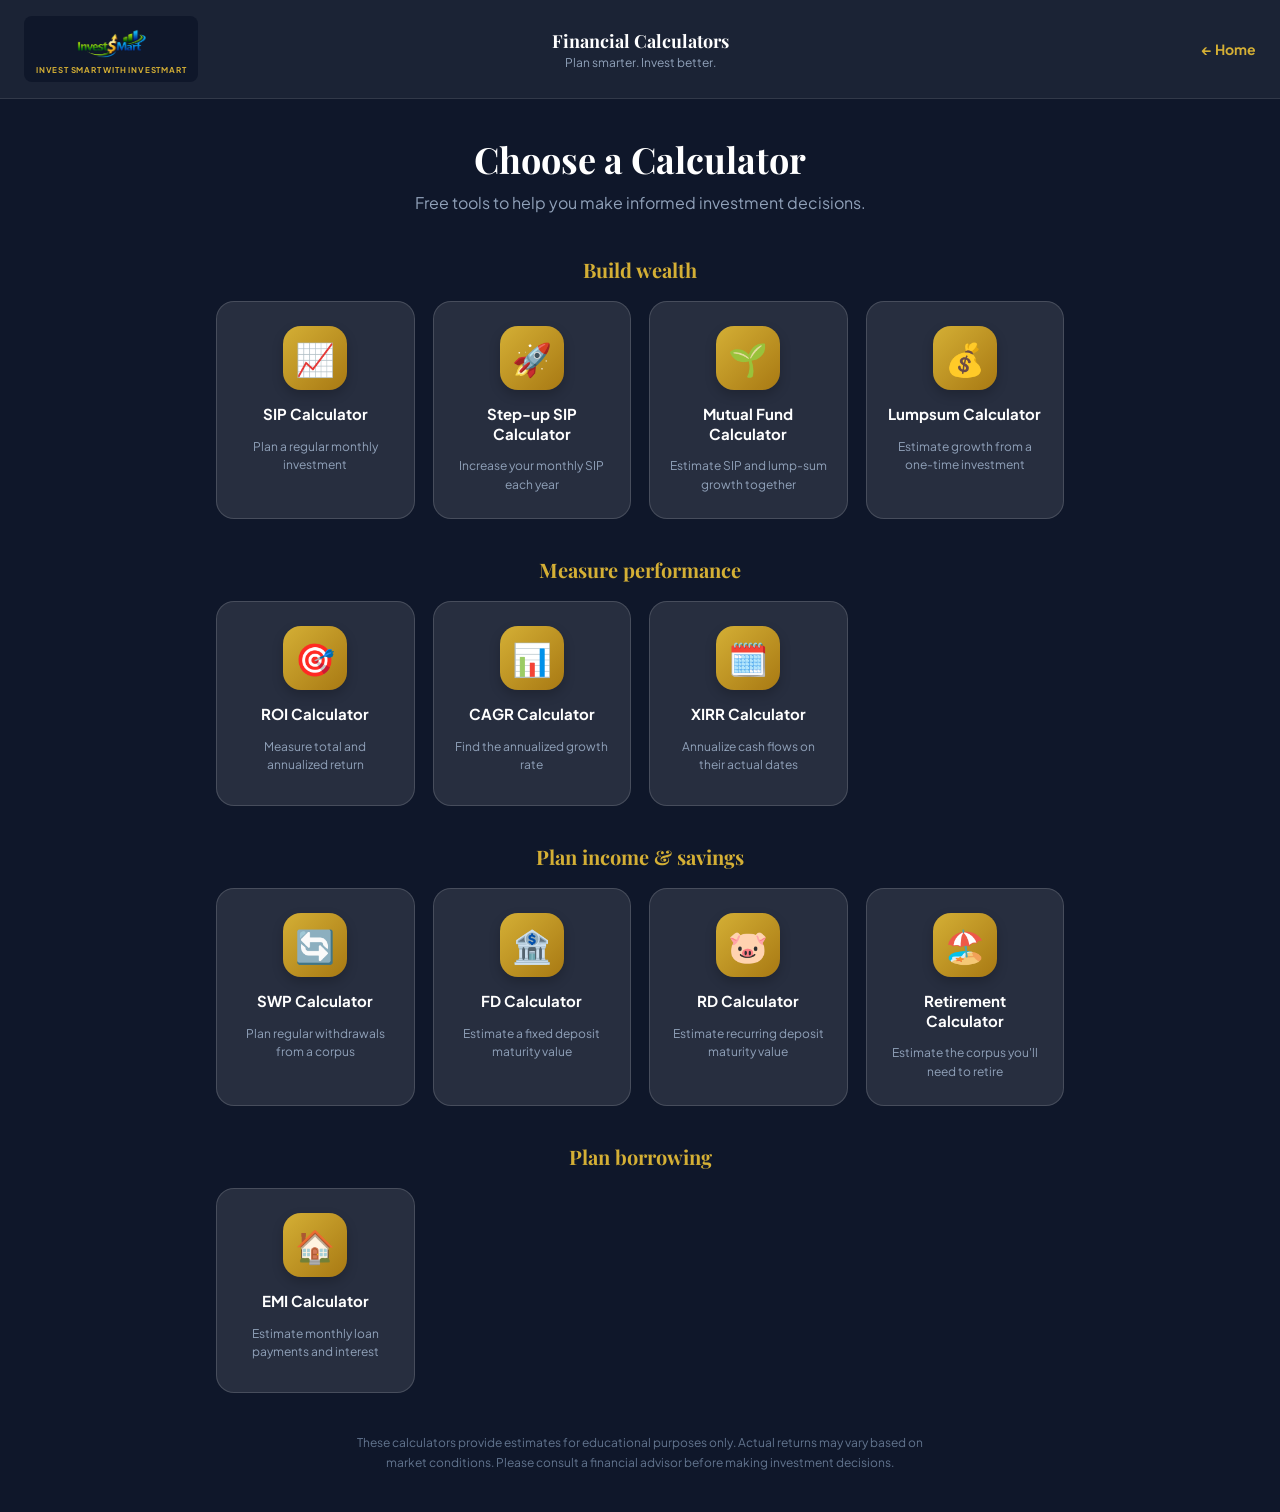
<file: calculator.html>
<!DOCTYPE html>
<html lang="en">
<head>
    <meta charset="UTF-8">
    <meta name="viewport" content="width=device-width, initial-scale=1.0, maximum-scale=1">
    <title>Financial Calculators - InvestMart</title>
    <link rel="icon" type="image/svg+xml" href="favicon.svg">
    <link rel="preconnect" href="https://fonts.googleapis.com">
    <link rel="preconnect" href="https://fonts.gstatic.com" crossorigin="">
    <link href="https://fonts.googleapis.com/css2?family=Inter:wght@400;500;600;700&family=Playfair+Display:ital,wght@0,400..900;1,400..900&family=Plus+Jakarta+Sans:wght@300..800&display=swap" rel="stylesheet">
    <link rel="stylesheet" href="styles.css">
    <link rel="stylesheet" href="mobile.css">
    <style>
        @keyframes viewFadeIn {
            from { opacity: 0; }
            to { opacity: 1; }
        }
        .calc-input::-webkit-outer-spin-button,
        .calc-input::-webkit-inner-spin-button {
            -webkit-appearance: none;
            margin: 0;
        }
        .calc-input[type=number] {
            -moz-appearance: textfield;
        }
    </style>
</head>
<body>
    <div id="root">
        <div class="min-h-screen bg-primary font-sans text-white">
            <!-- Header -->
             
            <header class="bg-white/5 border-b border-white/10 text-white">
                <div class="container mx-auto px-6 py-4 calculator-header-inner">
                    <a href="index.html" class="calculator-brand-link" aria-label="InvestMart home">
                       <div class="flex items-center">
            <div class="bg-primary rounded-xl px-3 py-2 flex flex-col items-center gap-0.5"><img alt="InvestMart"
                class="h-10 w-auto object-contain" src="images/SiteLogo.png"><span
                class="text-[8px] font-bold tracking-widest text-secondary uppercase leading-none">Invest Smart with
                InvestMart</span></div>
          </div>
                    </a>
                    <div class="text-center calculator-header-title">
                        <h1 class="text-lg font-serif font-bold text-white">Financial Calculators</h1>
                        <p class="text-xs text-slate-400">Plan smarter. Invest better.</p>
                    </div>
                    <a href="index.html" class="calculator-home-link" aria-label="Back to InvestMart home">← Home</a>
                </div>
            </header>

            <!-- Main Content -->
            <div class="container mx-auto px-6 py-10 max-w-4xl">

                <!-- Grid View -->
                <div id="grid-view">
                    <div class="text-center mb-10 max-w-3xl mx-auto">
                        <h2 class="text-3xl md:text-4xl font-serif text-white font-bold mb-3">Choose a Calculator</h2>
                        <p class="text-slate-400">Free tools to help you make informed investment decisions.</p>
                    </div>
                    <div id="calculator-catalog" class="calculator-catalog"></div>
                    <p class="text-center text-xs text-slate-500 mt-10 leading-relaxed max-w-xl mx-auto">These calculators provide estimates for educational purposes only. Actual returns may vary based on market conditions. Please consult a financial advisor before making investment decisions.</p>
                </div>

                <!-- Calculator View (hidden by default) -->
                <div id="calculator-view" style="display: none;" class="max-w-lg mx-auto">
                    <button onclick="showGrid()" class="flex items-center gap-2 text-sm font-semibold text-slate-300 hover:text-secondary transition-colors mb-6" style="background:none;border:none;cursor:pointer;">
                        <svg xmlns="http://www.w3.org/2000/svg" width="16" height="16" viewBox="0 0 24 24" fill="none" stroke="currentColor" stroke-width="2" stroke-linecap="round" stroke-linejoin="round"><path d="m12 19-7-7 7-7"></path><path d="M19 12H5"></path></svg>
                        All Calculators
                    </button>

                    <div class="bg-white/10 border border-white/15 rounded-2xl p-6 md:p-8">
                        <!-- Calculator Header -->
                        <div class="flex items-center gap-3 mb-6">
                            <span class="text-4xl" id="calc-emoji"></span>
                            <div>
                                <h2 class="text-xl font-serif font-bold text-white" id="calc-title"></h2>
                                <p class="text-sm text-slate-400" id="calc-desc"></p>
                            </div>
                        </div>

                        <!-- SIP Calculator -->
                        <div id="sip-calc" class="calc-form" style="display:none;">
                            <div class="space-y-5">
                                <div>
                                    <label class="block text-sm font-semibold text-slate-300 mb-1.5">Monthly SIP Amount (₹)</label>
                                    <input type="number" class="calc-input w-full border border-white/20 rounded-xl px-4 py-3 text-white font-medium focus:outline-none focus:ring-2 focus:ring-secondary/40 focus:border-secondary bg-white/10 text-base placeholder:text-slate-500" id="sip-amount" value="5000" placeholder="5000" oninput="calculateSIP()">
                                </div>
                                <div>
                                    <label class="block text-sm font-semibold text-slate-300 mb-1.5">Expected Annual Return (%)</label>
                                    <input type="number" class="calc-input w-full border border-white/20 rounded-xl px-4 py-3 text-white font-medium focus:outline-none focus:ring-2 focus:ring-secondary/40 focus:border-secondary bg-white/10 text-base placeholder:text-slate-500" id="sip-return" value="12" placeholder="12" oninput="calculateSIP()">
                                </div>
                                <div>
                                    <label class="block text-sm font-semibold text-slate-300 mb-1.5">Time Period (Years)</label>
                                    <input type="number" class="calc-input w-full border border-white/20 rounded-xl px-4 py-3 text-white font-medium focus:outline-none focus:ring-2 focus:ring-secondary/40 focus:border-secondary bg-white/10 text-base placeholder:text-slate-500" id="sip-years" value="10" placeholder="10" oninput="calculateSIP()">
                                </div>
                                <div class="bg-secondary/10 border border-secondary/30 rounded-2xl p-5 space-y-3 mt-2" id="sip-results"></div>
                            </div>
                        </div>

                        <!-- Lumpsum Calculator -->
                        <div id="lumpsum-calc" class="calc-form" style="display:none;">
                            <div class="space-y-5">
                                <div>
                                    <label class="block text-sm font-semibold text-slate-300 mb-1.5">Investment Amount (₹)</label>
                                    <input type="number" class="calc-input w-full border border-white/20 rounded-xl px-4 py-3 text-white font-medium focus:outline-none focus:ring-2 focus:ring-secondary/40 focus:border-secondary bg-white/10 text-base placeholder:text-slate-500" id="lumpsum-amount" value="100000" placeholder="100000" oninput="calculateLumpsum()">
                                </div>
                                <div>
                                    <label class="block text-sm font-semibold text-slate-300 mb-1.5">Expected Annual Return (%)</label>
                                    <input type="number" class="calc-input w-full border border-white/20 rounded-xl px-4 py-3 text-white font-medium focus:outline-none focus:ring-2 focus:ring-secondary/40 focus:border-secondary bg-white/10 text-base placeholder:text-slate-500" id="lumpsum-return" value="12" placeholder="12" oninput="calculateLumpsum()">
                                </div>
                                <div>
                                    <label class="block text-sm font-semibold text-slate-300 mb-1.5">Time Period (Years)</label>
                                    <input type="number" class="calc-input w-full border border-white/20 rounded-xl px-4 py-3 text-white font-medium focus:outline-none focus:ring-2 focus:ring-secondary/40 focus:border-secondary bg-white/10 text-base placeholder:text-slate-500" id="lumpsum-years" value="10" placeholder="10" oninput="calculateLumpsum()">
                                </div>
                                <div class="bg-secondary/10 border border-secondary/30 rounded-2xl p-5 space-y-3 mt-2" id="lumpsum-results"></div>
                            </div>
                        </div>

                        <!-- CAGR Calculator -->
                        <div id="cagr-calc" class="calc-form" style="display:none;">
                            <div class="space-y-5">
                                <div>
                                    <label class="block text-sm font-semibold text-slate-300 mb-1.5">Initial Investment Value (₹)</label>
                                    <input type="number" class="calc-input w-full border border-white/20 rounded-xl px-4 py-3 text-white font-medium focus:outline-none focus:ring-2 focus:ring-secondary/40 focus:border-secondary bg-white/10 text-base placeholder:text-slate-500" id="cagr-initial" value="100000" placeholder="100000" oninput="calculateCAGR()">
                                </div>
                                <div>
                                    <label class="block text-sm font-semibold text-slate-300 mb-1.5">Final Investment Value (₹)</label>
                                    <input type="number" class="calc-input w-full border border-white/20 rounded-xl px-4 py-3 text-white font-medium focus:outline-none focus:ring-2 focus:ring-secondary/40 focus:border-secondary bg-white/10 text-base placeholder:text-slate-500" id="cagr-final" value="200000" placeholder="200000" oninput="calculateCAGR()">
                                </div>
                                <div>
                                    <label class="block text-sm font-semibold text-slate-300 mb-1.5">Time Period (Years)</label>
                                    <input type="number" class="calc-input w-full border border-white/20 rounded-xl px-4 py-3 text-white font-medium focus:outline-none focus:ring-2 focus:ring-secondary/40 focus:border-secondary bg-white/10 text-base placeholder:text-slate-500" id="cagr-years" value="5" placeholder="5" oninput="calculateCAGR()">
                                </div>
                                <div class="bg-secondary/10 border border-secondary/30 rounded-2xl p-5 space-y-3 mt-2" id="cagr-results"></div>
                            </div>
                        </div>

                        <!-- Retirement Calculator -->
                        <div id="retirement-calc" class="calc-form" style="display:none;">
                            <div class="space-y-5">
                                <div class="grid grid-cols-2 gap-4">
                                    <div>
                                        <label class="block text-sm font-semibold text-slate-300 mb-1.5">Current Age</label>
                                        <input type="number" class="calc-input w-full border border-white/20 rounded-xl px-4 py-3 text-white font-medium focus:outline-none focus:ring-2 focus:ring-secondary/40 focus:border-secondary bg-white/10 text-base placeholder:text-slate-500" id="ret-current-age" value="30" placeholder="30" oninput="calculateRetirement()">
                                    </div>
                                    <div>
                                        <label class="block text-sm font-semibold text-slate-300 mb-1.5">Retirement Age</label>
                                        <input type="number" class="calc-input w-full border border-white/20 rounded-xl px-4 py-3 text-white font-medium focus:outline-none focus:ring-2 focus:ring-secondary/40 focus:border-secondary bg-white/10 text-base placeholder:text-slate-500" id="ret-retire-age" value="60" placeholder="60" oninput="calculateRetirement()">
                                    </div>
                                </div>
                                <div>
                                    <label class="block text-sm font-semibold text-slate-300 mb-1.5">Current Monthly Expenses (₹)</label>
                                    <input type="number" class="calc-input w-full border border-white/20 rounded-xl px-4 py-3 text-white font-medium focus:outline-none focus:ring-2 focus:ring-secondary/40 focus:border-secondary bg-white/10 text-base placeholder:text-slate-500" id="ret-expenses" value="50000" placeholder="50000" oninput="calculateRetirement()">
                                </div>
                                <div class="grid grid-cols-2 gap-4">
                                    <div>
                                        <label class="block text-sm font-semibold text-slate-300 mb-1.5">Inflation Rate (%)</label>
                                        <input type="number" class="calc-input w-full border border-white/20 rounded-xl px-4 py-3 text-white font-medium focus:outline-none focus:ring-2 focus:ring-secondary/40 focus:border-secondary bg-white/10 text-base placeholder:text-slate-500" id="ret-inflation" value="6" placeholder="6" oninput="calculateRetirement()">
                                    </div>
                                    <div>
                                        <label class="block text-sm font-semibold text-slate-300 mb-1.5">Expected Returns (%)</label>
                                        <input type="number" class="calc-input w-full border border-white/20 rounded-xl px-4 py-3 text-white font-medium focus:outline-none focus:ring-2 focus:ring-secondary/40 focus:border-secondary bg-white/10 text-base placeholder:text-slate-500" id="ret-returns" value="12" placeholder="12" oninput="calculateRetirement()">
                                    </div>
                                </div>
                                <div class="bg-secondary/10 border border-secondary/30 rounded-2xl p-5 space-y-3 mt-2" id="retirement-results"></div>
                            </div>
                        </div>
                        <div id="additional-calc-forms"></div>
                    </div>

                    <!-- CTA after calculator -->
                    <div class="mt-6 bg-white/5 border border-white/10 rounded-2xl p-5 text-center">
                        <p class="text-sm text-slate-300 mb-3">Want a personalised plan based on these numbers?</p>
                        <a href="tel:7014224048" class="inline-flex items-center gap-2 bg-secondary text-primary font-bold px-6 py-2.5 rounded-xl text-sm hover:bg-secondary/90 transition-colors">📞 Talk to Aniket · 70142-24048</a>
                    </div>
                </div>
            </div>
        </div>
    </div>

    <script>
        function formatCurrency(amount) {
            var sign = amount < 0 ? '-₹' : '₹';
            amount = Math.abs(amount);
            if (amount >= 1e7) return sign + (amount / 1e7).toFixed(2) + ' Cr';
            if (amount >= 1e5) return sign + (amount / 1e5).toFixed(2) + ' L';
            return sign + Math.round(amount).toLocaleString('en-IN');
        }

        function renderResults(containerId, rows) {
            var html = '';
            rows.forEach(function(row) {
                var cls = row.accent ? 'flex justify-between items-center border-t border-secondary/20 pt-3 mt-1' : 'flex justify-between items-center';
                var labelCls = row.accent ? 'text-sm text-secondary font-bold' : 'text-sm text-slate-400';
                var valueCls = row.accent ? 'font-bold font-serif text-secondary text-xl' : 'font-bold font-serif text-white text-base';
                html += '<div class="' + cls + '"><span class="' + labelCls + '">' + row.label + '</span><span class="' + valueCls + '">' + row.value + '</span></div>';
            });
            document.getElementById(containerId).innerHTML = html;
        }

        var calculators = {
            sip: { emoji: '📈', title: 'SIP Calculator', desc: 'Plan a regular monthly investment', group: 'Build wealth' },
            stepup: { emoji: '🚀', title: 'Step-up SIP Calculator', desc: 'Increase your monthly SIP each year', group: 'Build wealth' },
            mf: { emoji: '🌱', title: 'Mutual Fund Calculator', desc: 'Estimate SIP and lump-sum growth together', group: 'Build wealth' },
            lumpsum: { emoji: '💰', title: 'Lumpsum Calculator', desc: 'Estimate growth from a one-time investment', group: 'Build wealth' },
            roi: { emoji: '🎯', title: 'ROI Calculator', desc: 'Measure total and annualized return', group: 'Measure performance' },
            cagr: { emoji: '📊', title: 'CAGR Calculator', desc: 'Find the annualized growth rate', group: 'Measure performance' },
            xirr: { emoji: '🗓️', title: 'XIRR Calculator', desc: 'Annualize cash flows on their actual dates', group: 'Measure performance' },
            swp: { emoji: '🔄', title: 'SWP Calculator', desc: 'Plan regular withdrawals from a corpus', group: 'Plan income & savings' },
            fd: { emoji: '🏦', title: 'FD Calculator', desc: 'Estimate a fixed deposit maturity value', group: 'Plan income & savings' },
            rd: { emoji: '🐷', title: 'RD Calculator', desc: 'Estimate recurring deposit maturity value', group: 'Plan income & savings' },
            retirement: { emoji: '🏖️', title: 'Retirement Calculator', desc: "Estimate the corpus you'll need to retire", group: 'Plan income & savings' },
            emi: { emoji: '🏠', title: 'EMI Calculator', desc: 'Estimate monthly loan payments and interest', group: 'Plan borrowing' }
        };

        var calculatorOrder = {
            'Build wealth': ['sip', 'stepup', 'mf', 'lumpsum'],
            'Measure performance': ['roi', 'cagr', 'xirr'],
            'Plan income & savings': ['swp', 'fd', 'rd', 'retirement'],
            'Plan borrowing': ['emi']
        };

        var additionalCalculatorFields = {
            stepup: [
                { id: 'monthly', label: 'Starting Monthly SIP (₹)', value: 5000 },
                { id: 'step', label: 'Annual SIP Increase (%)', value: 10 },
                { id: 'return', label: 'Expected Annual Return (%)', value: 12 },
                { id: 'years', label: 'Investment Period (Years)', value: 10 }
            ],
            mf: [
                { id: 'monthly', label: 'Monthly SIP Amount (₹)', value: 5000 },
                { id: 'lump', label: 'Initial Lump-sum Investment (₹)', value: 50000 },
                { id: 'return', label: 'Expected Annual Return (%)', value: 12 },
                { id: 'years', label: 'Investment Period (Years)', value: 10 }
            ],
            swp: [
                { id: 'corpus', label: 'Starting Corpus (₹)', value: 1000000 },
                { id: 'withdrawal', label: 'Monthly Withdrawal (₹)', value: 10000 },
                { id: 'return', label: 'Expected Annual Return (%)', value: 8 },
                { id: 'years', label: 'Withdrawal Period (Years)', value: 20 }
            ],
            fd: [
                { id: 'principal', label: 'Deposit Amount (₹)', value: 100000 },
                { id: 'rate', label: 'Annual Interest Rate (%)', value: 7 },
                { id: 'years', label: 'Deposit Period (Years)', value: 5 },
                { id: 'frequency', label: 'Compounding Frequency', type: 'select', value: '4', options: [['1', 'Yearly'], ['2', 'Half-yearly'], ['4', 'Quarterly'], ['12', 'Monthly']] }
            ],
            roi: [
                { id: 'invested', label: 'Amount Invested (₹)', value: 100000 },
                { id: 'current', label: 'Current / Exit Value (₹)', value: 150000 },
                { id: 'years', label: 'Holding Period (Years)', value: 3 }
            ],
            rd: [
                { id: 'monthly', label: 'Monthly Deposit (₹)', value: 5000 },
                { id: 'rate', label: 'Annual Interest Rate (%)', value: 6.5 },
                { id: 'years', label: 'Deposit Period (Years)', value: 5 }
            ],
            emi: [
                { id: 'principal', label: 'Loan Amount (₹)', value: 1000000 },
                { id: 'rate', label: 'Annual Interest Rate (%)', value: 9 },
                { id: 'years', label: 'Loan Tenure (Years)', value: 5 }
            ],
            xirr: [
                { id: 'cashflows', label: 'Cash flows (one per line: YYYY-MM-DD, amount)', type: 'textarea', value: '2023-01-01, -50000\\n2024-01-01, -25000\\n2025-01-01, -25000\\n2026-01-01, 130000' }
            ]
        };

        function renderCalculatorCatalog() {
            var catalog = document.getElementById('calculator-catalog');
            Object.keys(calculatorOrder).forEach(function(groupName) {
                var section = document.createElement('section');
                section.className = 'calculator-group';

                var heading = document.createElement('h3');
                heading.className = 'calculator-group-title';
                heading.textContent = groupName;
                section.appendChild(heading);

                var grid = document.createElement('div');
                grid.className = 'calculator-card-grid';
                calculatorOrder[groupName].forEach(function(type) {
                    var calc = calculators[type];
                    var card = document.createElement('button');
                    card.type = 'button';
                    card.className = 'calculator-card';
                    card.setAttribute('aria-label', calc.title + ': ' + calc.desc);
                    card.addEventListener('click', function() { showCalculator(type); });

                    var icon = document.createElement('span');
                    icon.className = 'calculator-card-icon';
                    icon.textContent = calc.emoji;
                    var title = document.createElement('span');
                    title.className = 'calculator-card-title';
                    title.textContent = calc.title;
                    var description = document.createElement('span');
                    description.className = 'calculator-card-description';
                    description.textContent = calc.desc;
                    card.append(icon, title, description);
                    grid.appendChild(card);
                });
                section.appendChild(grid);
                catalog.appendChild(section);
            });
        }

        function renderAdditionalCalculatorForms() {
            var container = document.getElementById('additional-calc-forms');
            Object.keys(additionalCalculatorFields).forEach(function(type) {
                var form = document.createElement('div');
                form.id = type + '-calc';
                form.className = 'calc-form additional-calc-form';
                form.style.display = 'none';

                var fields = document.createElement('div');
                fields.className = 'space-y-5';
                additionalCalculatorFields[type].forEach(function(field) {
                    var wrapper = document.createElement('div');
                    var label = document.createElement('label');
                    label.className = 'block text-sm font-semibold text-slate-300 mb-1.5';
                    label.htmlFor = type + '-' + field.id;
                    label.textContent = field.label;

                    var input;
                    if (field.type === 'textarea') {
                        input = document.createElement('textarea');
                        input.rows = 5;
                        input.value = field.value.replace(/\\n/g, '\n');
                        input.className = 'calc-input calc-textarea w-full border border-white/20 rounded-xl px-4 py-3 text-white font-medium focus:outline-none focus:ring-2 focus:ring-secondary/40 focus:border-secondary bg-white/10 text-sm placeholder:text-slate-500';
                    } else if (field.type === 'select') {
                        input = document.createElement('select');
                        input.className = 'calc-input w-full border border-white/20 rounded-xl px-4 py-3 text-white font-medium focus:outline-none focus:ring-2 focus:ring-secondary/40 focus:border-secondary bg-white/10 text-base';
                        field.options.forEach(function(option) {
                            var item = document.createElement('option');
                            item.value = option[0];
                            item.textContent = option[1];
                            item.style.color = '#0f172a';
                            input.appendChild(item);
                        });
                        input.value = field.value;
                    } else {
                        input = document.createElement('input');
                        input.type = 'number';
                        input.min = '0';
                        input.step = 'any';
                        input.value = field.value;
                        input.className = 'calc-input w-full border border-white/20 rounded-xl px-4 py-3 text-white font-medium focus:outline-none focus:ring-2 focus:ring-secondary/40 focus:border-secondary bg-white/10 text-base placeholder:text-slate-500';
                    }
                    input.id = type + '-' + field.id;
                    input.addEventListener('input', function() { calculateAdditional(type); });
                    input.addEventListener('change', function() { calculateAdditional(type); });
                    wrapper.append(label, input);
                    fields.appendChild(wrapper);
                });

                var results = document.createElement('div');
                results.id = type + '-results';
                results.className = 'bg-secondary/10 border border-secondary/30 rounded-2xl p-5 space-y-3 mt-2';
                fields.appendChild(results);

                if (type === 'xirr') {
                    var note = document.createElement('p');
                    note.className = 'text-xs text-slate-400 leading-relaxed';
                    note.textContent = 'Use negative amounts for investments and positive amounts for withdrawals or the final value. Include at least one of each.';
                    fields.insertBefore(note, results);
                }
                form.appendChild(fields);
                container.appendChild(form);
            });
        }

        function showCalculator(type) {
            document.getElementById('grid-view').style.display = 'none';
            var cv = document.getElementById('calculator-view');
            cv.style.display = 'block';
            cv.style.animation = 'none';
            void cv.offsetHeight;
            cv.style.animation = 'viewFadeIn 140ms ease-out';

            var calc = calculators[type];
            document.getElementById('calc-emoji').textContent = calc.emoji;
            document.getElementById('calc-title').textContent = calc.title;
            document.getElementById('calc-desc').textContent = calc.desc;

            document.querySelectorAll('.calc-form').forEach(function(f) { f.style.display = 'none'; });
            document.getElementById(type + '-calc').style.display = 'block';

            if (type === 'sip') calculateSIP();
            else if (type === 'lumpsum') calculateLumpsum();
            else if (type === 'cagr') calculateCAGR();
            else if (type === 'retirement') calculateRetirement();
            else calculateAdditional(type);
        }

        function showGrid() {
            document.getElementById('calculator-view').style.display = 'none';
            var gv = document.getElementById('grid-view');
            gv.style.display = 'block';
            gv.style.animation = 'none';
            void gv.offsetHeight;
            gv.style.animation = 'viewFadeIn 140ms ease-out';
        }

        function calculateSIP() {
            var P = parseFloat(document.getElementById('sip-amount').value) || 0;
            var r = (parseFloat(document.getElementById('sip-return').value) || 0) / 100 / 12;
            var n = (parseFloat(document.getElementById('sip-years').value) || 0) * 12;
            var M = r > 0 ? P * ((Math.pow(1 + r, n) - 1) / r) * (1 + r) : P * n;
            var invested = P * n;
            renderResults('sip-results', [
                { label: 'Total Invested', value: formatCurrency(invested) },
                { label: 'Wealth Gained', value: formatCurrency(M - invested) },
                { label: 'Maturity Amount', value: formatCurrency(M), accent: true }
            ]);
        }

        function calculateLumpsum() {
            var P = parseFloat(document.getElementById('lumpsum-amount').value) || 0;
            var r = parseFloat(document.getElementById('lumpsum-return').value) || 0;
            var n = parseFloat(document.getElementById('lumpsum-years').value) || 0;
            var M = P * Math.pow(1 + r / 100, n);
            renderResults('lumpsum-results', [
                { label: 'Amount Invested', value: formatCurrency(P) },
                { label: 'Profit Earned', value: formatCurrency(M - P) },
                { label: 'Maturity Amount', value: formatCurrency(M), accent: true }
            ]);
        }

        function calculateAdditional(type) {
            var number = function(name) {
                var value = parseFloat(document.getElementById(type + '-' + name).value);
                return Number.isFinite(value) ? value : NaN;
            };
            var showError = function(message) {
                var results = document.getElementById(type + '-results');
                results.textContent = message;
                results.classList.add('calculator-error');
            };
            var showRows = function(rows) {
                var results = document.getElementById(type + '-results');
                results.classList.remove('calculator-error');
                renderResults(type + '-results', rows);
            };

            if (type === 'xirr') {
                var lines = document.getElementById('xirr-cashflows').value.trim().split(/\r?\n/).filter(Boolean);
                var flows = [];
                for (var i = 0; i < lines.length; i++) {
                    var parts = lines[i].split(',');
                    var dateText = (parts[0] || '').trim();
                    var amount = parseFloat((parts[1] || '').trim());
                    var date = new Date(dateText + 'T00:00:00');
                    if (parts.length < 2 || !dateText || !Number.isFinite(amount) || Number.isNaN(date.getTime())) {
                        showError('Check each line. Use the format YYYY-MM-DD, amount.');
                        return;
                    }
                    flows.push({ date: date, amount: amount });
                }
                var hasNegative = flows.some(function(flow) { return flow.amount < 0; });
                var hasPositive = flows.some(function(flow) { return flow.amount > 0; });
                if (flows.length < 2 || !hasNegative || !hasPositive) {
                    showError('Enter at least two dated cash flows, including an investment (negative) and a return (positive).');
                    return;
                }
                var firstDate = Math.min.apply(null, flows.map(function(flow) { return flow.date.getTime(); }));
                var npv = function(rate) {
                    return flows.reduce(function(total, flow) {
                        var years = (flow.date.getTime() - firstDate) / 86400000 / 365;
                        return total + flow.amount / Math.pow(1 + rate, years);
                    }, 0);
                };
                var low = -0.9999;
                var high = 1;
                var lowValue = npv(low);
                var highValue = npv(high);
                while (Number.isFinite(highValue) && lowValue * highValue > 0 && high < 100000) {
                    high = high * 2 + 1;
                    highValue = npv(high);
                }
                if (!Number.isFinite(lowValue) || !Number.isFinite(highValue) || lowValue * highValue > 0) {
                    showError('Could not find a single XIRR for these cash flows. Check the dates and amounts.');
                    return;
                }
                for (var iteration = 0; iteration < 200; iteration++) {
                    var mid = (low + high) / 2;
                    var midValue = npv(mid);
                    if (!Number.isFinite(midValue)) {
                        showError('Could not calculate XIRR for these cash flows.');
                        return;
                    }
                    if (Math.abs(midValue) < 0.000001 || Math.abs(high - low) < 0.000000001) {
                        low = high = mid;
                        break;
                    }
                    if (lowValue * midValue <= 0) {
                        high = mid;
                        highValue = midValue;
                    } else {
                        low = mid;
                        lowValue = midValue;
                    }
                }
                var xirr = (low + high) / 2;
                var totalInvested = flows.reduce(function(total, flow) { return total + (flow.amount < 0 ? -flow.amount : 0); }, 0);
                var totalReceived = flows.reduce(function(total, flow) { return total + (flow.amount > 0 ? flow.amount : 0); }, 0);
                showRows([
                    { label: 'Cash flows entered', value: flows.length.toString() },
                    { label: 'Total Invested', value: formatCurrency(totalInvested) },
                    { label: 'Total Received', value: formatCurrency(totalReceived) },
                    { label: 'XIRR', value: (xirr * 100).toFixed(2) + '% per year', accent: true }
                ]);
                return;
            }

            var years;
            var months;
            var rate;
            var invested;
            var balance;
            var rows;

            if (type === 'stepup') {
                var monthly = number('monthly');
                var step = number('step');
                rate = number('return');
                years = number('years');
                if (!(monthly > 0 && step >= 0 && step <= 100 && rate >= 0 && rate <= 100 && years > 0 && years <= 100)) return showError('Enter a valid SIP, step-up and return rate (up to 100%) and a period up to 100 years.');
                months = Math.max(1, Math.round(years * 12));
                var monthlyRate = rate / 1200;
                balance = 0;
                invested = 0;
                for (var month = 0; month < months; month++) {
                    var contribution = monthly * Math.pow(1 + step / 100, Math.floor(month / 12));
                    invested += contribution;
                    balance = (balance + contribution) * (1 + monthlyRate);
                }
                rows = [
                    { label: 'Total Invested', value: formatCurrency(invested) },
                    { label: 'Estimated Growth', value: formatCurrency(balance - invested) },
                    { label: 'Estimated Value', value: formatCurrency(balance), accent: true }
                ];
            } else if (type === 'mf') {
                monthly = number('monthly');
                var lump = number('lump');
                rate = number('return');
                years = number('years');
                if (!(monthly >= 0 && lump >= 0 && monthly + lump > 0 && rate >= 0 && rate <= 100 && years > 0 && years <= 100)) return showError('Enter a valid investment and period; the return rate must be between 0% and 100%.');
                months = Math.max(1, Math.round(years * 12));
                monthlyRate = rate / 1200;
                balance = lump;
                for (month = 0; month < months; month++) balance = (balance + monthly) * (1 + monthlyRate);
                invested = lump + monthly * months;
                rows = [
                    { label: 'Total Invested', value: formatCurrency(invested) },
                    { label: 'Estimated Gain', value: formatCurrency(balance - invested) },
                    { label: 'Estimated Value', value: formatCurrency(balance), accent: true }
                ];
            } else if (type === 'swp') {
                var corpus = number('corpus');
                var withdrawal = number('withdrawal');
                rate = number('return');
                years = number('years');
                if (!(corpus > 0 && withdrawal > 0 && rate >= 0 && rate <= 100 && years > 0 && years <= 100)) return showError('Enter positive corpus, withdrawal, and period values; return must be between 0% and 100%.');
                months = Math.max(1, Math.round(years * 12));
                monthlyRate = rate / 1200;
                balance = corpus;
                var totalWithdrawn = 0;
                var actualMonths = 0;
                for (month = 0; month < months && balance > 0; month++) {
                    balance *= 1 + monthlyRate;
                    var paid = Math.min(balance, withdrawal);
                    balance -= paid;
                    totalWithdrawn += paid;
                    actualMonths++;
                }
                rows = [
                    { label: 'Total Withdrawn', value: formatCurrency(totalWithdrawn) },
                    { label: 'Withdrawal Duration', value: actualMonths + ' months' },
                    { label: 'Remaining Corpus', value: formatCurrency(balance), accent: true }
                ];
            } else if (type === 'fd') {
                var principal = number('principal');
                rate = number('rate');
                years = number('years');
                var frequency = number('frequency');
                if (!(principal > 0 && rate >= 0 && rate <= 100 && years > 0 && years <= 100 && frequency > 0)) return showError('Enter a positive deposit and period; the interest rate must be between 0% and 100%.');
                balance = principal * Math.pow(1 + rate / 100 / frequency, frequency * years);
                rows = [
                    { label: 'Principal', value: formatCurrency(principal) },
                    { label: 'Interest Earned', value: formatCurrency(balance - principal) },
                    { label: 'Maturity Value', value: formatCurrency(balance), accent: true }
                ];
            } else if (type === 'roi') {
                invested = number('invested');
                var current = number('current');
                years = number('years');
                if (!(invested > 0 && current >= 0 && years > 0 && years <= 100)) return showError('Enter a positive invested amount and holding period.');
                var profit = current - invested;
                var annualized = current > 0 ? (Math.pow(current / invested, 1 / years) - 1) * 100 : -100;
                rows = [
                    { label: 'Profit / Loss', value: formatCurrency(profit) },
                    { label: 'Absolute ROI', value: (profit / invested * 100).toFixed(2) + '%' },
                    { label: 'Annualized Return', value: annualized.toFixed(2) + '% per year', accent: true }
                ];
            } else if (type === 'rd') {
                monthly = number('monthly');
                rate = number('rate');
                years = number('years');
                if (!(monthly > 0 && rate >= 0 && rate <= 100 && years > 0 && years <= 100)) return showError('Enter a positive monthly deposit and period; the interest rate must be between 0% and 100%.');
                months = Math.max(1, Math.round(years * 12));
                monthlyRate = Math.pow(1 + rate / 400, 1 / 3) - 1;
                balance = 0;
                for (month = 0; month < months; month++) balance = balance * (1 + monthlyRate) + monthly;
                invested = monthly * months;
                rows = [
                    { label: 'Total Deposited', value: formatCurrency(invested) },
                    { label: 'Interest Earned', value: formatCurrency(balance - invested) },
                    { label: 'Maturity Value', value: formatCurrency(balance), accent: true }
                ];
            } else if (type === 'emi') {
                principal = number('principal');
                rate = number('rate');
                years = number('years');
                if (!(principal > 0 && rate >= 0 && rate <= 100 && years > 0 && years <= 100)) return showError('Enter a positive loan amount and tenure; the interest rate must be between 0% and 100%.');
                months = Math.max(1, Math.round(years * 12));
                monthlyRate = rate / 1200;
                var emi = monthlyRate > 0 ? principal * monthlyRate * Math.pow(1 + monthlyRate, months) / (Math.pow(1 + monthlyRate, months) - 1) : principal / months;
                rows = [
                    { label: 'Monthly EMI', value: formatCurrency(emi) },
                    { label: 'Total Interest', value: formatCurrency(emi * months - principal) },
                    { label: 'Total Repayment', value: formatCurrency(emi * months), accent: true }
                ];
            }
            if (rows) showRows(rows);
        }

        function calculateCAGR() {
            var initial = parseFloat(document.getElementById('cagr-initial').value) || 0;
            var final_ = parseFloat(document.getElementById('cagr-final').value) || 0;
            var years = parseFloat(document.getElementById('cagr-years').value) || 1;
            var cagr = initial > 0 && final_ > 0 ? (Math.pow(final_ / initial, 1 / years) - 1) * 100 : 0;
            var gain = final_ - initial;
            renderResults('cagr-results', [
                { label: 'Total Gain', value: formatCurrency(gain) },
                { label: 'Absolute Return', value: (initial > 0 ? (gain / initial * 100).toFixed(1) : '0') + '%' },
                { label: 'CAGR', value: cagr.toFixed(2) + '% per year', accent: true }
            ]);
        }

        function calculateRetirement() {
            var age = parseFloat(document.getElementById('ret-current-age').value) || 0;
            var retAge = parseFloat(document.getElementById('ret-retire-age').value) || 0;
            var exp = parseFloat(document.getElementById('ret-expenses').value) || 0;
            var inf = (parseFloat(document.getElementById('ret-inflation').value) || 0) / 100;
            var ret = (parseFloat(document.getElementById('ret-returns').value) || 0) / 100;
            var yrs = retAge - age;
            var futExp = exp * Math.pow(1 + inf, yrs);
            var annExp = futExp * 12;
            var realRate = (ret - inf) / (1 + inf);
            var retYrs = 25;
            var corpus = realRate > 0 ? annExp * ((1 - Math.pow(1 + realRate, -retYrs)) / realRate) : annExp * retYrs;
            renderResults('retirement-results', [
                { label: 'Monthly Expense at Retirement', value: formatCurrency(futExp) },
                { label: 'Years to Retirement', value: yrs + ' years' },
                { label: 'Retirement Corpus Needed', value: formatCurrency(corpus), accent: true }
            ]);
        }

        renderCalculatorCatalog();
        renderAdditionalCalculatorForms();
    </script>
</body>
</html>
</file>
<file: styles.css>
@import"https://fonts.googleapis.com/css2?family=Playfair+Display:ital,wght@0,400..900;1,400..900&family=Plus+Jakarta+Sans:wght@300..800&display=swap";@layer components;@layer properties{@supports (((-webkit-hyphens:none)) and (not (margin-trim:inline))) or ((-moz-orient:inline) and (not (color:rgb(from red r g b)))){*,:before,:after,::backdrop{--tw-translate-x:0;--tw-translate-y:0;--tw-translate-z:0;--tw-rotate-x:initial;--tw-rotate-y:initial;--tw-rotate-z:initial;--tw-skew-x:initial;--tw-skew-y:initial;--tw-space-y-reverse:0;--tw-space-x-reverse:0;--tw-border-style:solid;--tw-gradient-position:initial;--tw-gradient-from:#0000;--tw-gradient-via:#0000;--tw-gradient-to:#0000;--tw-gradient-stops:initial;--tw-gradient-via-stops:initial;--tw-gradient-from-position:0%;--tw-gradient-via-position:50%;--tw-gradient-to-position:100%;--tw-leading:initial;--tw-font-weight:initial;--tw-tracking:initial;--tw-ordinal:initial;--tw-slashed-zero:initial;--tw-numeric-figure:initial;--tw-numeric-spacing:initial;--tw-numeric-fraction:initial;--tw-shadow:0 0 #0000;--tw-shadow-color:initial;--tw-shadow-alpha:100%;--tw-inset-shadow:0 0 #0000;--tw-inset-shadow-color:initial;--tw-inset-shadow-alpha:100%;--tw-ring-color:initial;--tw-ring-shadow:0 0 #0000;--tw-inset-ring-color:initial;--tw-inset-ring-shadow:0 0 #0000;--tw-ring-inset:initial;--tw-ring-offset-width:0px;--tw-ring-offset-color:#fff;--tw-ring-offset-shadow:0 0 #0000;--tw-outline-style:solid;--tw-blur:initial;--tw-brightness:initial;--tw-contrast:initial;--tw-grayscale:initial;--tw-hue-rotate:initial;--tw-invert:initial;--tw-opacity:initial;--tw-saturate:initial;--tw-sepia:initial;--tw-drop-shadow:initial;--tw-drop-shadow-color:initial;--tw-drop-shadow-alpha:100%;--tw-drop-shadow-size:initial;--tw-backdrop-blur:initial;--tw-backdrop-brightness:initial;--tw-backdrop-contrast:initial;--tw-backdrop-grayscale:initial;--tw-backdrop-hue-rotate:initial;--tw-backdrop-invert:initial;--tw-backdrop-opacity:initial;--tw-backdrop-saturate:initial;--tw-backdrop-sepia:initial;--tw-duration:initial;--tw-ease:initial;--tw-content:"";--tw-scale-x:1;--tw-scale-y:1;--tw-scale-z:1;--tw-animation-delay:0s;--tw-animation-direction:normal;--tw-animation-duration:initial;--tw-animation-fill-mode:none;--tw-animation-iteration-count:1;--tw-enter-blur:0;--tw-enter-opacity:1;--tw-enter-rotate:0;--tw-enter-scale:1;--tw-enter-translate-x:0;--tw-enter-translate-y:0;--tw-exit-blur:0;--tw-exit-opacity:1;--tw-exit-rotate:0;--tw-exit-scale:1;--tw-exit-translate-x:0;--tw-exit-translate-y:0}}}@layer theme{:root,:host{--color-red-50:oklch(97.1% .013 17.38);--color-red-100:oklch(93.6% .032 17.717);--color-red-300:oklch(80.8% .114 19.571);--color-red-400:oklch(70.4% .191 22.216);--color-red-500:oklch(63.7% .237 25.331);--color-red-600:oklch(57.7% .245 27.325);--color-red-700:oklch(50.5% .213 27.518);--color-orange-50:oklch(98% .016 73.684);--color-orange-100:oklch(95.4% .038 75.164);--color-orange-500:oklch(70.5% .213 47.604);--color-orange-600:oklch(64.6% .222 41.116);--color-orange-700:oklch(55.3% .195 38.402);--color-amber-500:oklch(76.9% .188 70.08);--color-amber-700:oklch(55.5% .163 48.998);--color-yellow-50:oklch(98.7% .026 102.212);--color-yellow-100:oklch(97.3% .071 103.193);--color-yellow-600:oklch(68.1% .162 75.834);--color-yellow-700:oklch(55.4% .135 66.442);--color-green-100:oklch(96.2% .044 156.743);--color-green-700:oklch(52.7% .154 150.069);--color-emerald-600:oklch(59.6% .145 163.225);--color-emerald-700:oklch(50.8% .118 165.612);--color-emerald-800:oklch(43.2% .095 166.913);--color-cyan-50:oklch(98.4% .019 200.873);--color-sky-600:oklch(58.8% .158 241.966);--color-blue-50:oklch(97% .014 254.604);--color-blue-100:oklch(93.2% .032 255.585);--color-blue-600:oklch(54.6% .245 262.881);--color-blue-800:oklch(42.4% .199 265.638);--color-indigo-600:oklch(51.1% .262 276.966);--color-violet-50:oklch(96.9% .016 293.756);--color-violet-100:oklch(94.3% .029 294.588);--color-violet-600:oklch(54.1% .281 293.009);--color-violet-800:oklch(43.2% .232 292.759);--color-purple-50:oklch(97.7% .014 308.299);--color-purple-100:oklch(94.6% .033 307.174);--color-purple-600:oklch(55.8% .288 302.321);--color-slate-50:oklch(98.4% .003 247.858);--color-slate-100:oklch(96.8% .007 247.896);--color-slate-200:oklch(92.9% .013 255.508);--color-slate-300:oklch(86.9% .022 252.894);--color-slate-400:oklch(70.4% .04 256.788);--color-slate-500:oklch(55.4% .046 257.417);--color-slate-600:oklch(44.6% .043 257.281);--color-slate-800:oklch(27.9% .041 260.031);--color-slate-900:oklch(20.8% .042 265.755);--color-gray-50:oklch(98.5% .002 247.839);--color-gray-600:oklch(44.6% .03 256.802);--color-gray-900:oklch(21% .034 264.665);--color-black:#000;--color-white:#fff;--spacing:.25rem;--container-sm:24rem;--container-md:28rem;--container-lg:32rem;--container-xl:36rem;--container-2xl:42rem;--container-3xl:48rem;--container-4xl:56rem;--container-5xl:64rem;--text-xs:.75rem;--text-xs--line-height:calc(1 / .75);--text-sm:.875rem;--text-sm--line-height:calc(1.25 / .875);--text-base:1rem;--text-base--line-height: 1.5 ;--text-lg:1.125rem;--text-lg--line-height:calc(1.75 / 1.125);--text-xl:1.25rem;--text-xl--line-height:calc(1.75 / 1.25);--text-2xl:1.5rem;--text-2xl--line-height:calc(2 / 1.5);--text-3xl:1.875rem;--text-3xl--line-height: 1.2 ;--text-4xl:2.25rem;--text-4xl--line-height:calc(2.5 / 2.25);--text-5xl:3rem;--text-5xl--line-height:1;--text-6xl:3.75rem;--text-6xl--line-height:1;--text-7xl:4.5rem;--text-7xl--line-height:1;--font-weight-light:300;--font-weight-normal:400;--font-weight-medium:500;--font-weight-semibold:600;--font-weight-bold:700;--font-weight-black:900;--tracking-tight:-.025em;--tracking-wide:.025em;--tracking-widest:.1em;--leading-tight:1.25;--leading-snug:1.375;--leading-normal:1.5;--leading-relaxed:1.625;--radius-2xl:1rem;--ease-in-out:cubic-bezier(.4, 0, .2, 1);--animate-spin:spin 1s linear infinite;--animate-pulse:pulse 2s cubic-bezier(.4, 0, .6, 1) infinite;--blur-md:12px;--blur-3xl:64px;--aspect-video:16 / 9;--default-transition-duration:.15s;--default-transition-timing-function:cubic-bezier(.4, 0, .2, 1);--default-font-family:var(--app-font-sans);--default-mono-font-family:var(--app-font-mono);--color-border:hsl(var(--border))}}@layer base{*,:after,:before,::backdrop{box-sizing:border-box;border:0 solid;margin:0;padding:0}::file-selector-button{box-sizing:border-box;border:0 solid;margin:0;padding:0}html,:host{-webkit-text-size-adjust:100%;tab-size:4;line-height:1.5;font-family:var(--default-font-family,ui-sans-serif, system-ui, sans-serif, "Apple Color Emoji", "Segoe UI Emoji", "Segoe UI Symbol", "Noto Color Emoji");font-feature-settings:var(--default-font-feature-settings,normal);font-variation-settings:var(--default-font-variation-settings,normal);-webkit-tap-highlight-color:transparent}hr{height:0;color:inherit;border-top-width:1px}abbr:where([title]){-webkit-text-decoration:underline dotted;text-decoration:underline dotted}h1,h2,h3,h4,h5,h6{font-size:inherit;font-weight:inherit}a{color:inherit;-webkit-text-decoration:inherit;text-decoration:inherit}b,strong{font-weight:bolder}code,kbd,samp,pre{font-family:var(--default-mono-font-family,ui-monospace, SFMono-Regular, Menlo, Monaco, Consolas, "Liberation Mono", "Courier New", monospace);font-feature-settings:var(--default-mono-font-feature-settings,normal);font-variation-settings:var(--default-mono-font-variation-settings,normal);font-size:1em}small{font-size:80%}sub,sup{vertical-align:baseline;font-size:75%;line-height:0;position:relative}sub{bottom:-.25em}sup{top:-.5em}table{text-indent:0;border-color:inherit;border-collapse:collapse}:-moz-focusring{outline:auto}progress{vertical-align:baseline}summary{display:list-item}ol,ul,menu{list-style:none}img,svg,video,canvas,audio,iframe,embed,object{vertical-align:middle;display:block}img,video{max-width:100%;height:auto}button,input,select,optgroup,textarea{font:inherit;font-feature-settings:inherit;font-variation-settings:inherit;letter-spacing:inherit;color:inherit;opacity:1;background-color:#0000;border-radius:0}::file-selector-button{font:inherit;font-feature-settings:inherit;font-variation-settings:inherit;letter-spacing:inherit;color:inherit;opacity:1;background-color:#0000;border-radius:0}:where(select:is([multiple],[size])) optgroup{font-weight:bolder}:where(select:is([multiple],[size])) optgroup option{padding-inline-start:20px}::file-selector-button{margin-inline-end:4px}::placeholder{opacity:1}@supports (not ((-webkit-appearance:-apple-pay-button))) or (contain-intrinsic-size:1px){::placeholder{color:currentColor}@supports (color:color-mix(in lab,red,red)){::placeholder{color:color-mix(in oklab,currentcolor 50%,transparent)}}}textarea{resize:vertical}::-webkit-search-decoration{-webkit-appearance:none}::-webkit-date-and-time-value{min-height:1lh;text-align:inherit}::-webkit-datetime-edit{display:inline-flex}::-webkit-datetime-edit-fields-wrapper{padding:0}::-webkit-datetime-edit{padding-block:0}::-webkit-datetime-edit-year-field{padding-block:0}::-webkit-datetime-edit-month-field{padding-block:0}::-webkit-datetime-edit-day-field{padding-block:0}::-webkit-datetime-edit-hour-field{padding-block:0}::-webkit-datetime-edit-minute-field{padding-block:0}::-webkit-datetime-edit-second-field{padding-block:0}::-webkit-datetime-edit-millisecond-field{padding-block:0}::-webkit-datetime-edit-meridiem-field{padding-block:0}::-webkit-calendar-picker-indicator{line-height:1}:-moz-ui-invalid{box-shadow:none}button,input:where([type=button],[type=reset],[type=submit]){appearance:button}::file-selector-button{appearance:button}::-webkit-inner-spin-button{height:auto}::-webkit-outer-spin-button{height:auto}[hidden]:where(:not([hidden=until-found])){display:none!important}*{border-color:hsl(var(--border))}body{background-color:hsl(var(--background));font-family:var(--app-font-sans);color:hsl(var(--foreground));-webkit-font-smoothing:antialiased;-moz-osx-font-smoothing:grayscale}h1,h2,h3,h4,h5,h6{font-family:var(--app-font-serif)}}@layer utilities{.\@container\/field-group{container:field-group/inline-size}.pointer-events-auto{pointer-events:auto}.pointer-events-none{pointer-events:none}.invisible{visibility:hidden}.visible{visibility:visible}.sr-only{clip-path:inset(50%);white-space:nowrap;border-width:0;width:1px;height:1px;margin:-1px;padding:0;position:absolute;overflow:hidden}.absolute{position:absolute}.fixed{position:fixed}.relative{position:relative}.static{position:static}.inset-0{inset:calc(var(--spacing) * 0)}.inset-x-0{inset-inline:calc(var(--spacing) * 0)}.inset-y-0{inset-block:calc(var(--spacing) * 0)}.start{inset-inline-start:var(--spacing)}.-top-2{top:calc(var(--spacing) * -2)}.-top-6{top:calc(var(--spacing) * -6)}.-top-12{top:calc(var(--spacing) * -12)}.top-0{top:calc(var(--spacing) * 0)}.top-1\.5{top:calc(var(--spacing) * 1.5)}.top-1\/2{top:50%}.top-2{top:calc(var(--spacing) * 2)}.top-3\.5{top:calc(var(--spacing) * 3.5)}.top-4{top:calc(var(--spacing) * 4)}.top-8{top:calc(var(--spacing) * 8)}.top-\[1px\]{top:1px}.top-\[50\%\]{top:50%}.top-\[60\%\]{top:60%}.top-full{top:100%}.-right-2{right:calc(var(--spacing) * -2)}.-right-6{right:calc(var(--spacing) * -6)}.-right-12{right:calc(var(--spacing) * -12)}.right-0{right:calc(var(--spacing) * 0)}.right-1{right:calc(var(--spacing) * 1)}.right-2{right:calc(var(--spacing) * 2)}.right-3{right:calc(var(--spacing) * 3)}.right-4{right:calc(var(--spacing) * 4)}.-bottom-6{bottom:calc(var(--spacing) * -6)}.-bottom-12{bottom:calc(var(--spacing) * -12)}.bottom-0{bottom:calc(var(--spacing) * 0)}.-left-6{left:calc(var(--spacing) * -6)}.-left-12{left:calc(var(--spacing) * -12)}.left-0{left:calc(var(--spacing) * 0)}.left-1\/2{left:50%}.left-2{left:calc(var(--spacing) * 2)}.left-\[50\%\]{left:50%}.-z-10{z-index:-10}.z-0{z-index:0}.z-10{z-index:10}.z-20{z-index:20}.z-50{z-index:50}.z-\[1\]{z-index:1}.z-\[100\]{z-index:100}.order-first{order:-9999}.order-last{order:9999}.container{width:100%}@media(min-width:40rem){.container{max-width:40rem}}@media(min-width:48rem){.container{max-width:48rem}}@media(min-width:64rem){.container{max-width:64rem}}@media(min-width:80rem){.container{max-width:80rem}}@media(min-width:96rem){.container{max-width:96rem}}.\!m-0{margin:calc(var(--spacing) * 0)!important}.-mx-1{margin-inline:calc(var(--spacing) * -1)}.mx-2{margin-inline:calc(var(--spacing) * 2)}.mx-3\.5{margin-inline:calc(var(--spacing) * 3.5)}.mx-4{margin-inline:calc(var(--spacing) * 4)}.mx-auto{margin-inline:auto}.-my-2{margin-block:calc(var(--spacing) * -2)}.my-0{margin-block:calc(var(--spacing) * 0)}.my-0\.5{margin-block:calc(var(--spacing) * .5)}.my-1{margin-block:calc(var(--spacing) * 1)}.-mt-4{margin-top:calc(var(--spacing) * -4)}.mt-0\.5{margin-top:calc(var(--spacing) * .5)}.mt-1{margin-top:calc(var(--spacing) * 1)}.mt-1\.5{margin-top:calc(var(--spacing) * 1.5)}.mt-2{margin-top:calc(var(--spacing) * 2)}.mt-3{margin-top:calc(var(--spacing) * 3)}.mt-4{margin-top:calc(var(--spacing) * 4)}.mt-6{margin-top:calc(var(--spacing) * 6)}.mt-10{margin-top:calc(var(--spacing) * 10)}.mt-24{margin-top:calc(var(--spacing) * 24)}.mt-auto{margin-top:auto}.mr-2{margin-right:calc(var(--spacing) * 2)}.mb-1{margin-bottom:calc(var(--spacing) * 1)}.mb-1\.5{margin-bottom:calc(var(--spacing) * 1.5)}.mb-2{margin-bottom:calc(var(--spacing) * 2)}.mb-3{margin-bottom:calc(var(--spacing) * 3)}.mb-4{margin-bottom:calc(var(--spacing) * 4)}.mb-5{margin-bottom:calc(var(--spacing) * 5)}.mb-6{margin-bottom:calc(var(--spacing) * 6)}.mb-8{margin-bottom:calc(var(--spacing) * 8)}.mb-10{margin-bottom:calc(var(--spacing) * 10)}.mb-16{margin-bottom:calc(var(--spacing) * 16)}.-ml-4{margin-left:calc(var(--spacing) * -4)}.ml-1{margin-left:calc(var(--spacing) * 1)}.ml-4{margin-left:calc(var(--spacing) * 4)}.ml-auto{margin-left:auto}.line-clamp-2{-webkit-line-clamp:2;-webkit-box-orient:vertical;display:-webkit-box;overflow:hidden}.block{display:block}.flex{display:flex}.grid{display:grid}.hidden{display:none}.inline-block{display:inline-block}.inline-flex{display:inline-flex}.table{display:table}.aspect-\[3\/4\]{aspect-ratio:3/4}.aspect-square{aspect-ratio:1}.aspect-video{aspect-ratio:var(--aspect-video)}.size-4{width:calc(var(--spacing) * 4);height:calc(var(--spacing) * 4)}.size-6{width:calc(var(--spacing) * 6);height:calc(var(--spacing) * 6)}.size-8{width:calc(var(--spacing) * 8);height:calc(var(--spacing) * 8)}.size-10{width:calc(var(--spacing) * 10);height:calc(var(--spacing) * 10)}.size-\[--cell-size\]{width:--cell-size;height:--cell-size}.h-1\.5{height:calc(var(--spacing) * 1.5)}.h-2{height:calc(var(--spacing) * 2)}.h-2\.5{height:calc(var(--spacing) * 2.5)}.h-3{height:calc(var(--spacing) * 3)}.h-3\.5{height:calc(var(--spacing) * 3.5)}.h-4{height:calc(var(--spacing) * 4)}.h-5{height:calc(var(--spacing) * 5)}.h-6{height:calc(var(--spacing) * 6)}.h-7{height:calc(var(--spacing) * 7)}.h-8{height:calc(var(--spacing) * 8)}.h-9{height:calc(var(--spacing) * 9)}.h-10{height:calc(var(--spacing) * 10)}.h-11{height:calc(var(--spacing) * 11)}.h-12{height:calc(var(--spacing) * 12)}.h-14{height:calc(var(--spacing) * 14)}.h-16{height:calc(var(--spacing) * 16)}.h-20{height:calc(var(--spacing) * 20)}.h-32{height:calc(var(--spacing) * 32)}.h-48{height:calc(var(--spacing) * 48)}.h-96{height:calc(var(--spacing) * 96)}.h-\[--cell-size\]{height:--cell-size}.h-\[1px\]{height:1px}.h-\[var\(--radix-navigation-menu-viewport-height\)\]{height:var(--radix-navigation-menu-viewport-height)}.h-\[var\(--radix-select-trigger-height\)\]{height:var(--radix-select-trigger-height)}.h-auto{height:auto}.h-full{height:100%}.h-px{height:1px}.h-svh{height:100svh}.max-h-\[--radix-context-menu-content-available-height\]{max-height:--radix-context-menu-content-available-height}.max-h-\[--radix-select-content-available-height\]{max-height:--radix-select-content-available-height}.max-h-\[300px\]{max-height:300px}.max-h-\[var\(--radix-dropdown-menu-content-available-height\)\]{max-height:var(--radix-dropdown-menu-content-available-height)}.max-h-screen{max-height:100vh}.min-h-0{min-height:calc(var(--spacing) * 0)}.min-h-8{min-height:calc(var(--spacing) * 8)}.min-h-9{min-height:calc(var(--spacing) * 9)}.min-h-10{min-height:calc(var(--spacing) * 10)}.min-h-\[60px\]{min-height:60px}.min-h-screen{min-height:100vh}.min-h-svh{min-height:100svh}.w-0{width:calc(var(--spacing) * 0)}.w-1{width:calc(var(--spacing) * 1)}.w-1\.5{width:calc(var(--spacing) * 1.5)}.w-2{width:calc(var(--spacing) * 2)}.w-2\.5{width:calc(var(--spacing) * 2.5)}.w-3{width:calc(var(--spacing) * 3)}.w-3\.5{width:calc(var(--spacing) * 3.5)}.w-3\/4{width:75%}.w-4{width:calc(var(--spacing) * 4)}.w-5{width:calc(var(--spacing) * 5)}.w-6{width:calc(var(--spacing) * 6)}.w-7{width:calc(var(--spacing) * 7)}.w-8{width:calc(var(--spacing) * 8)}.w-9{width:calc(var(--spacing) * 9)}.w-10{width:calc(var(--spacing) * 10)}.w-11{width:calc(var(--spacing) * 11)}.w-12{width:calc(var(--spacing) * 12)}.w-14{width:calc(var(--spacing) * 14)}.w-16{width:calc(var(--spacing) * 16)}.w-24{width:calc(var(--spacing) * 24)}.w-32{width:calc(var(--spacing) * 32)}.w-48{width:calc(var(--spacing) * 48)}.w-64{width:calc(var(--spacing) * 64)}.w-72{width:calc(var(--spacing) * 72)}.w-96{width:calc(var(--spacing) * 96)}.w-\[--cell-size\]{width:--cell-size}.w-\[1px\]{width:1px}.w-\[100px\]{width:100px}.w-\[var\(--sidebar-width\)\]{width:var(--sidebar-width)}.w-auto{width:auto}.w-fit{width:fit-content}.w-full{width:100%}.w-max{width:max-content}.w-px{width:1px}.max-w-2xl{max-width:var(--container-2xl)}.max-w-3xl{max-width:var(--container-3xl)}.max-w-4xl{max-width:var(--container-4xl)}.max-w-5xl{max-width:var(--container-5xl)}.max-w-\[var\(--skeleton-width\)\]{max-width:var(--skeleton-width)}.max-w-lg{max-width:var(--container-lg)}.max-w-max{max-width:max-content}.max-w-md{max-width:var(--container-md)}.max-w-sm{max-width:var(--container-sm)}.max-w-xl{max-width:var(--container-xl)}.min-w-0{min-width:calc(var(--spacing) * 0)}.min-w-5{min-width:calc(var(--spacing) * 5)}.min-w-8{min-width:calc(var(--spacing) * 8)}.min-w-9{min-width:calc(var(--spacing) * 9)}.min-w-10{min-width:calc(var(--spacing) * 10)}.min-w-\[--cell-size\]{min-width:--cell-size}.min-w-\[8rem\]{min-width:8rem}.min-w-\[12rem\]{min-width:12rem}.min-w-\[var\(--radix-select-trigger-width\)\]{min-width:var(--radix-select-trigger-width)}.flex-1{flex:1}.shrink-0{flex-shrink:0}.grow{flex-grow:1}.grow-0{flex-grow:0}.basis-full{flex-basis:100%}.caption-bottom{caption-side:bottom}.border-collapse{border-collapse:collapse}.origin-\[--radix-context-menu-content-transform-origin\]{transform-origin:--radix-context-menu-content-transform-origin}.origin-\[--radix-dropdown-menu-content-transform-origin\]{transform-origin:--radix-dropdown-menu-content-transform-origin}.origin-\[--radix-hover-card-content-transform-origin\]{transform-origin:--radix-hover-card-content-transform-origin}.origin-\[--radix-menubar-content-transform-origin\]{transform-origin:--radix-menubar-content-transform-origin}.origin-\[--radix-popover-content-transform-origin\]{transform-origin:--radix-popover-content-transform-origin}.origin-\[--radix-select-content-transform-origin\]{transform-origin:--radix-select-content-transform-origin}.origin-\[--radix-tooltip-content-transform-origin\]{transform-origin:--radix-tooltip-content-transform-origin}.-translate-x-1\/2{--tw-translate-x: -50% ;translate:var(--tw-translate-x) var(--tw-translate-y)}.-translate-x-px{--tw-translate-x:-1px;translate:var(--tw-translate-x) var(--tw-translate-y)}.translate-x-1\/2{--tw-translate-x: 50% ;translate:var(--tw-translate-x) var(--tw-translate-y)}.translate-x-\[-50\%\]{--tw-translate-x:-50%;translate:var(--tw-translate-x) var(--tw-translate-y)}.translate-x-px{--tw-translate-x:1px;translate:var(--tw-translate-x) var(--tw-translate-y)}.-translate-y-1\/2{--tw-translate-y: -50% ;translate:var(--tw-translate-x) var(--tw-translate-y)}.translate-y-1\/2{--tw-translate-y: 50% ;translate:var(--tw-translate-x) var(--tw-translate-y)}.translate-y-\[-50\%\]{--tw-translate-y:-50%;translate:var(--tw-translate-x) var(--tw-translate-y)}.rotate-45{rotate:45deg}.rotate-90{rotate:90deg}.transform{transform:var(--tw-rotate-x,) var(--tw-rotate-y,) var(--tw-rotate-z,) var(--tw-skew-x,) var(--tw-skew-y,)}.animate-caret-blink{animation:1.25s ease-out infinite caret-blink}.animate-in{animation:enter var(--tw-animation-duration,var(--tw-duration,.15s))var(--tw-ease,ease)var(--tw-animation-delay,0s)var(--tw-animation-iteration-count,1)var(--tw-animation-direction,normal)var(--tw-animation-fill-mode,none)}.animate-pulse{animation:var(--animate-pulse)}.animate-spin{animation:var(--animate-spin)}.cursor-default{cursor:default}.cursor-pointer{cursor:pointer}.cursor-text{cursor:text}.touch-none{touch-action:none}.resize-none{resize:none}.list-disc{list-style-type:disc}.list-none{list-style-type:none}.grid-cols-1{grid-template-columns:repeat(1,minmax(0,1fr))}.grid-cols-2{grid-template-columns:repeat(2,minmax(0,1fr))}.grid-cols-3{grid-template-columns:repeat(3,minmax(0,1fr))}.flex-col{flex-direction:column}.flex-col-reverse{flex-direction:column-reverse}.flex-row{flex-direction:row}.flex-wrap{flex-wrap:wrap}.place-content-center{place-content:center}.items-center{align-items:center}.items-end{align-items:flex-end}.items-start{align-items:flex-start}.items-stretch{align-items:stretch}.justify-between{justify-content:space-between}.justify-center{justify-content:center}.justify-start{justify-content:flex-start}.gap-0\.5{gap:calc(var(--spacing) * .5)}.gap-1{gap:calc(var(--spacing) * 1)}.gap-1\.5{gap:calc(var(--spacing) * 1.5)}.gap-2{gap:calc(var(--spacing) * 2)}.gap-2\.5{gap:calc(var(--spacing) * 2.5)}.gap-3{gap:calc(var(--spacing) * 3)}.gap-4{gap:calc(var(--spacing) * 4)}.gap-5{gap:calc(var(--spacing) * 5)}.gap-6{gap:calc(var(--spacing) * 6)}.gap-7{gap:calc(var(--spacing) * 7)}.gap-8{gap:calc(var(--spacing) * 8)}.gap-16{gap:calc(var(--spacing) * 16)}:where(.space-y-1\.5>:not(:last-child)){--tw-space-y-reverse:0;margin-block-start:calc(calc(var(--spacing) * 1.5) * var(--tw-space-y-reverse));margin-block-end:calc(calc(var(--spacing) * 1.5) * calc(1 - var(--tw-space-y-reverse)))}:where(.space-y-2>:not(:last-child)){--tw-space-y-reverse:0;margin-block-start:calc(calc(var(--spacing) * 2) * var(--tw-space-y-reverse));margin-block-end:calc(calc(var(--spacing) * 2) * calc(1 - var(--tw-space-y-reverse)))}:where(.space-y-3>:not(:last-child)){--tw-space-y-reverse:0;margin-block-start:calc(calc(var(--spacing) * 3) * var(--tw-space-y-reverse));margin-block-end:calc(calc(var(--spacing) * 3) * calc(1 - var(--tw-space-y-reverse)))}:where(.space-y-4>:not(:last-child)){--tw-space-y-reverse:0;margin-block-start:calc(calc(var(--spacing) * 4) * var(--tw-space-y-reverse));margin-block-end:calc(calc(var(--spacing) * 4) * calc(1 - var(--tw-space-y-reverse)))}:where(.space-y-5>:not(:last-child)){--tw-space-y-reverse:0;margin-block-start:calc(calc(var(--spacing) * 5) * var(--tw-space-y-reverse));margin-block-end:calc(calc(var(--spacing) * 5) * calc(1 - var(--tw-space-y-reverse)))}:where(.space-y-6>:not(:last-child)){--tw-space-y-reverse:0;margin-block-start:calc(calc(var(--spacing) * 6) * var(--tw-space-y-reverse));margin-block-end:calc(calc(var(--spacing) * 6) * calc(1 - var(--tw-space-y-reverse)))}:where(.space-x-1>:not(:last-child)){--tw-space-x-reverse:0;margin-inline-start:calc(calc(var(--spacing) * 1) * var(--tw-space-x-reverse));margin-inline-end:calc(calc(var(--spacing) * 1) * calc(1 - var(--tw-space-x-reverse)))}:where(.space-x-4>:not(:last-child)){--tw-space-x-reverse:0;margin-inline-start:calc(calc(var(--spacing) * 4) * var(--tw-space-x-reverse));margin-inline-end:calc(calc(var(--spacing) * 4) * calc(1 - var(--tw-space-x-reverse)))}.self-stretch{align-self:stretch}.overflow-auto{overflow:auto}.overflow-hidden{overflow:hidden}.overflow-x-hidden{overflow-x:hidden}.overflow-y-auto{overflow-y:auto}.rounded-2xl{border-radius:var(--radius-2xl)}.rounded-\[2px\]{border-radius:2px}.rounded-\[calc\(var\(--radius\)-5px\)\]{border-radius:calc(var(--radius) - 5px)}.rounded-\[inherit\]{border-radius:inherit}.rounded-full{border-radius:3.40282e38px}.rounded-lg{border-radius:var(--radius)}.rounded-md{border-radius:calc(var(--radius) - 2px)}.rounded-none{border-radius:0}.rounded-sm{border-radius:calc(var(--radius) - 4px)}.rounded-xl{border-radius:calc(var(--radius) + 4px)}.rounded-t-\[10px\]{border-top-left-radius:10px;border-top-right-radius:10px}.rounded-l-md{border-top-left-radius:calc(var(--radius) - 2px);border-bottom-left-radius:calc(var(--radius) - 2px)}.rounded-tl-sm{border-top-left-radius:calc(var(--radius) - 4px)}.rounded-r-md{border-top-right-radius:calc(var(--radius) - 2px);border-bottom-right-radius:calc(var(--radius) - 2px)}.border{border-style:var(--tw-border-style);border-width:1px}.border-0{border-style:var(--tw-border-style);border-width:0}.border-2{border-style:var(--tw-border-style);border-width:2px}.border-\[1\.5px\]{border-style:var(--tw-border-style);border-width:1.5px}.border-y{border-block-style:var(--tw-border-style);border-block-width:1px}.border-t{border-top-style:var(--tw-border-style);border-top-width:1px}.border-r{border-right-style:var(--tw-border-style);border-right-width:1px}.border-b{border-bottom-style:var(--tw-border-style);border-bottom-width:1px}.border-l{border-left-style:var(--tw-border-style);border-left-width:1px}.border-l-2{border-left-style:var(--tw-border-style);border-left-width:2px}.border-dashed{--tw-border-style:dashed;border-style:dashed}.\[border-color\:var\(--badge-outline\)\]{border-color:var(--badge-outline)}.\[border-color\:var\(--button-outline\)\]{border-color:var(--button-outline)}.border-\[--color-border\]{border-color:--color-border}.border-blue-100{border-color:var(--color-blue-100)}.border-border,.border-border\/50{border-color:hsl(var(--border))}@supports (color:color-mix(in lab,red,red)){.border-border\/50{border-color:color-mix(in oklab,hsl(var(--border)) 50%,transparent)}}.border-destructive{border-color:hsl(var(--destructive))}.border-destructive-border{border-color:var(--destructive-border)}.border-destructive\/50{border-color:hsl(var(--destructive))}@supports (color:color-mix(in lab,red,red)){.border-destructive\/50{border-color:color-mix(in oklab,hsl(var(--destructive)) 50%,transparent)}}.border-input{border-color:hsl(var(--input))}.border-orange-100{border-color:var(--color-orange-100)}.border-primary{border-color:hsl(var(--primary))}.border-primary-border{border-color:var(--primary-border)}.border-primary\/10{border-color:hsl(var(--primary))}@supports (color:color-mix(in lab,red,red)){.border-primary\/10{border-color:color-mix(in oklab,hsl(var(--primary)) 10%,transparent)}}.border-primary\/50{border-color:hsl(var(--primary))}@supports (color:color-mix(in lab,red,red)){.border-primary\/50{border-color:color-mix(in oklab,hsl(var(--primary)) 50%,transparent)}}.border-purple-100{border-color:var(--color-purple-100)}.border-red-100{border-color:var(--color-red-100)}.border-secondary{border-color:hsl(var(--secondary))}.border-secondary-border{border-color:var(--secondary-border)}.border-secondary\/20{border-color:hsl(var(--secondary))}@supports (color:color-mix(in lab,red,red)){.border-secondary\/20{border-color:color-mix(in oklab,hsl(var(--secondary)) 20%,transparent)}}.border-secondary\/30{border-color:hsl(var(--secondary))}@supports (color:color-mix(in lab,red,red)){.border-secondary\/30{border-color:color-mix(in oklab,hsl(var(--secondary)) 30%,transparent)}}.border-secondary\/40{border-color:hsl(var(--secondary))}@supports (color:color-mix(in lab,red,red)){.border-secondary\/40{border-color:color-mix(in oklab,hsl(var(--secondary)) 40%,transparent)}}.border-sidebar-border{border-color:hsl(var(--sidebar-border))}.border-slate-100{border-color:var(--color-slate-100)}.border-slate-200{border-color:var(--color-slate-200)}.border-slate-200\/50{border-color:#e2e8f080}@supports (color:color-mix(in lab,red,red)){.border-slate-200\/50{border-color:color-mix(in oklab,var(--color-slate-200) 50%,transparent)}}.border-transparent{border-color:#0000}.border-violet-100{border-color:var(--color-violet-100)}.border-white\/10{border-color:#ffffff1a}@supports (color:color-mix(in lab,red,red)){.border-white\/10{border-color:color-mix(in oklab,var(--color-white) 10%,transparent)}}.border-white\/15{border-color:#ffffff26}@supports (color:color-mix(in lab,red,red)){.border-white\/15{border-color:color-mix(in oklab,var(--color-white) 15%,transparent)}}.border-white\/20{border-color:#fff3}@supports (color:color-mix(in lab,red,red)){.border-white\/20{border-color:color-mix(in oklab,var(--color-white) 20%,transparent)}}.border-white\/30{border-color:#ffffff4d}@supports (color:color-mix(in lab,red,red)){.border-white\/30{border-color:color-mix(in oklab,var(--color-white) 30%,transparent)}}.border-yellow-100{border-color:var(--color-yellow-100)}.border-t-transparent{border-top-color:#0000}.border-l-transparent{border-left-color:#0000}.bg-\[--color-bg\]{background-color:--color-bg}.bg-accent{background-color:hsl(var(--accent))}.bg-amber-700{background-color:var(--color-amber-700)}.bg-background{background-color:hsl(var(--background))}.bg-black\/80{background-color:#000c}@supports (color:color-mix(in lab,red,red)){.bg-black\/80{background-color:color-mix(in oklab,var(--color-black) 80%,transparent)}}.bg-blue-600{background-color:var(--color-blue-600)}.bg-blue-800{background-color:var(--color-blue-800)}.bg-border{background-color:hsl(var(--border))}.bg-card{background-color:hsl(var(--card))}.bg-destructive{background-color:hsl(var(--destructive))}.bg-emerald-700{background-color:var(--color-emerald-700)}.bg-foreground{background-color:hsl(var(--foreground))}.bg-gray-50{background-color:var(--color-gray-50)}.bg-green-100{background-color:var(--color-green-100)}.bg-green-700{background-color:var(--color-green-700)}.bg-indigo-600{background-color:var(--color-indigo-600)}.bg-input{background-color:hsl(var(--input))}.bg-muted,.bg-muted\/50{background-color:hsl(var(--muted))}@supports (color:color-mix(in lab,red,red)){.bg-muted\/50{background-color:color-mix(in oklab,hsl(var(--muted)) 50%,transparent)}}.bg-orange-500{background-color:var(--color-orange-500)}.bg-orange-600{background-color:var(--color-orange-600)}.bg-popover{background-color:hsl(var(--popover))}.bg-primary,.bg-primary\/5{background-color:hsl(var(--primary))}@supports (color:color-mix(in lab,red,red)){.bg-primary\/5{background-color:color-mix(in oklab,hsl(var(--primary)) 5%,transparent)}}.bg-primary\/10{background-color:hsl(var(--primary))}@supports (color:color-mix(in lab,red,red)){.bg-primary\/10{background-color:color-mix(in oklab,hsl(var(--primary)) 10%,transparent)}}.bg-primary\/20{background-color:hsl(var(--primary))}@supports (color:color-mix(in lab,red,red)){.bg-primary\/20{background-color:color-mix(in oklab,hsl(var(--primary)) 20%,transparent)}}.bg-primary\/80{background-color:hsl(var(--primary))}@supports (color:color-mix(in lab,red,red)){.bg-primary\/80{background-color:color-mix(in oklab,hsl(var(--primary)) 80%,transparent)}}.bg-purple-600{background-color:var(--color-purple-600)}.bg-red-600{background-color:var(--color-red-600)}.bg-red-700{background-color:var(--color-red-700)}.bg-secondary,.bg-secondary\/10{background-color:hsl(var(--secondary))}@supports (color:color-mix(in lab,red,red)){.bg-secondary\/10{background-color:color-mix(in oklab,hsl(var(--secondary)) 10%,transparent)}}.bg-secondary\/20{background-color:hsl(var(--secondary))}@supports (color:color-mix(in lab,red,red)){.bg-secondary\/20{background-color:color-mix(in oklab,hsl(var(--secondary)) 20%,transparent)}}.bg-sidebar{background-color:hsl(var(--sidebar))}.bg-sidebar-border{background-color:hsl(var(--sidebar-border))}.bg-sky-600{background-color:var(--color-sky-600)}.bg-slate-50{background-color:var(--color-slate-50)}.bg-slate-200{background-color:var(--color-slate-200)}.bg-slate-900{background-color:var(--color-slate-900)}.bg-transparent{background-color:#0000}.bg-violet-600{background-color:var(--color-violet-600)}.bg-white{background-color:var(--color-white)}.bg-white\/5{background-color:#ffffff0d}@supports (color:color-mix(in lab,red,red)){.bg-white\/5{background-color:color-mix(in oklab,var(--color-white) 5%,transparent)}}.bg-white\/10{background-color:#ffffff1a}@supports (color:color-mix(in lab,red,red)){.bg-white\/10{background-color:color-mix(in oklab,var(--color-white) 10%,transparent)}}.bg-white\/90{background-color:#ffffffe6}@supports (color:color-mix(in lab,red,red)){.bg-white\/90{background-color:color-mix(in oklab,var(--color-white) 90%,transparent)}}.bg-yellow-100{background-color:var(--color-yellow-100)}.bg-yellow-600{background-color:var(--color-yellow-600)}.bg-gradient-to-br{--tw-gradient-position:to bottom right in oklab;background-image:linear-gradient(var(--tw-gradient-stops))}.bg-gradient-to-r{--tw-gradient-position:to right in oklab;background-image:linear-gradient(var(--tw-gradient-stops))}.from-amber-500{--tw-gradient-from:var(--color-amber-500);--tw-gradient-stops:var(--tw-gradient-via-stops,var(--tw-gradient-position), var(--tw-gradient-from) var(--tw-gradient-from-position), var(--tw-gradient-to) var(--tw-gradient-to-position))}.from-blue-50{--tw-gradient-from:var(--color-blue-50);--tw-gradient-stops:var(--tw-gradient-via-stops,var(--tw-gradient-position), var(--tw-gradient-from) var(--tw-gradient-from-position), var(--tw-gradient-to) var(--tw-gradient-to-position))}.from-blue-600{--tw-gradient-from:var(--color-blue-600);--tw-gradient-stops:var(--tw-gradient-via-stops,var(--tw-gradient-position), var(--tw-gradient-from) var(--tw-gradient-from-position), var(--tw-gradient-to) var(--tw-gradient-to-position))}.from-emerald-600{--tw-gradient-from:var(--color-emerald-600);--tw-gradient-stops:var(--tw-gradient-via-stops,var(--tw-gradient-position), var(--tw-gradient-from) var(--tw-gradient-from-position), var(--tw-gradient-to) var(--tw-gradient-to-position))}.from-primary\/5{--tw-gradient-from:hsl(var(--primary))}@supports (color:color-mix(in lab,red,red)){.from-primary\/5{--tw-gradient-from:color-mix(in oklab, hsl(var(--primary)) 5%, transparent)}}.from-primary\/5{--tw-gradient-stops:var(--tw-gradient-via-stops,var(--tw-gradient-position), var(--tw-gradient-from) var(--tw-gradient-from-position), var(--tw-gradient-to) var(--tw-gradient-to-position))}.from-red-50{--tw-gradient-from:var(--color-red-50);--tw-gradient-stops:var(--tw-gradient-via-stops,var(--tw-gradient-position), var(--tw-gradient-from) var(--tw-gradient-from-position), var(--tw-gradient-to) var(--tw-gradient-to-position))}.from-slate-50{--tw-gradient-from:var(--color-slate-50);--tw-gradient-stops:var(--tw-gradient-via-stops,var(--tw-gradient-position), var(--tw-gradient-from) var(--tw-gradient-from-position), var(--tw-gradient-to) var(--tw-gradient-to-position))}.from-violet-600{--tw-gradient-from:var(--color-violet-600);--tw-gradient-stops:var(--tw-gradient-via-stops,var(--tw-gradient-position), var(--tw-gradient-from) var(--tw-gradient-from-position), var(--tw-gradient-to) var(--tw-gradient-to-position))}.to-blue-800{--tw-gradient-to:var(--color-blue-800);--tw-gradient-stops:var(--tw-gradient-via-stops,var(--tw-gradient-position), var(--tw-gradient-from) var(--tw-gradient-from-position), var(--tw-gradient-to) var(--tw-gradient-to-position))}.to-cyan-50{--tw-gradient-to:var(--color-cyan-50);--tw-gradient-stops:var(--tw-gradient-via-stops,var(--tw-gradient-position), var(--tw-gradient-from) var(--tw-gradient-from-position), var(--tw-gradient-to) var(--tw-gradient-to-position))}.to-emerald-800{--tw-gradient-to:var(--color-emerald-800);--tw-gradient-stops:var(--tw-gradient-via-stops,var(--tw-gradient-position), var(--tw-gradient-from) var(--tw-gradient-from-position), var(--tw-gradient-to) var(--tw-gradient-to-position))}.to-orange-50{--tw-gradient-to:var(--color-orange-50);--tw-gradient-stops:var(--tw-gradient-via-stops,var(--tw-gradient-position), var(--tw-gradient-from) var(--tw-gradient-from-position), var(--tw-gradient-to) var(--tw-gradient-to-position))}.to-orange-700{--tw-gradient-to:var(--color-orange-700);--tw-gradient-stops:var(--tw-gradient-via-stops,var(--tw-gradient-position), var(--tw-gradient-from) var(--tw-gradient-from-position), var(--tw-gradient-to) var(--tw-gradient-to-position))}.to-purple-50{--tw-gradient-to:var(--color-purple-50);--tw-gradient-stops:var(--tw-gradient-via-stops,var(--tw-gradient-position), var(--tw-gradient-from) var(--tw-gradient-from-position), var(--tw-gradient-to) var(--tw-gradient-to-position))}.to-secondary\/5{--tw-gradient-to:hsl(var(--secondary))}@supports (color:color-mix(in lab,red,red)){.to-secondary\/5{--tw-gradient-to:color-mix(in oklab, hsl(var(--secondary)) 5%, transparent)}}.to-secondary\/5{--tw-gradient-stops:var(--tw-gradient-via-stops,var(--tw-gradient-position), var(--tw-gradient-from) var(--tw-gradient-from-position), var(--tw-gradient-to) var(--tw-gradient-to-position))}.to-violet-50{--tw-gradient-to:var(--color-violet-50);--tw-gradient-stops:var(--tw-gradient-via-stops,var(--tw-gradient-position), var(--tw-gradient-from) var(--tw-gradient-from-position), var(--tw-gradient-to) var(--tw-gradient-to-position))}.to-violet-800{--tw-gradient-to:var(--color-violet-800);--tw-gradient-stops:var(--tw-gradient-via-stops,var(--tw-gradient-position), var(--tw-gradient-from) var(--tw-gradient-from-position), var(--tw-gradient-to) var(--tw-gradient-to-position))}.to-yellow-50{--tw-gradient-to:var(--color-yellow-50);--tw-gradient-stops:var(--tw-gradient-via-stops,var(--tw-gradient-position), var(--tw-gradient-from) var(--tw-gradient-from-position), var(--tw-gradient-to) var(--tw-gradient-to-position))}.fill-current{fill:currentColor}.fill-primary{fill:hsl(var(--primary))}.object-contain{object-fit:contain}.object-cover{object-fit:cover}.object-center{object-position:center}.p-0{padding:calc(var(--spacing) * 0)}.p-1{padding:calc(var(--spacing) * 1)}.p-2{padding:calc(var(--spacing) * 2)}.p-3{padding:calc(var(--spacing) * 3)}.p-4{padding:calc(var(--spacing) * 4)}.p-5{padding:calc(var(--spacing) * 5)}.p-6{padding:calc(var(--spacing) * 6)}.p-8{padding:calc(var(--spacing) * 8)}.p-\[1px\]{padding:1px}.px-1{padding-inline:calc(var(--spacing) * 1)}.px-1\.5{padding-inline:calc(var(--spacing) * 1.5)}.px-2{padding-inline:calc(var(--spacing) * 2)}.px-2\.5{padding-inline:calc(var(--spacing) * 2.5)}.px-3{padding-inline:calc(var(--spacing) * 3)}.px-4{padding-inline:calc(var(--spacing) * 4)}.px-5{padding-inline:calc(var(--spacing) * 5)}.px-6{padding-inline:calc(var(--spacing) * 6)}.px-8{padding-inline:calc(var(--spacing) * 8)}.px-\[--cell-size\]{padding-inline:--cell-size}.py-0\.5{padding-block:calc(var(--spacing) * .5)}.py-1{padding-block:calc(var(--spacing) * 1)}.py-1\.5{padding-block:calc(var(--spacing) * 1.5)}.py-2{padding-block:calc(var(--spacing) * 2)}.py-2\.5{padding-block:calc(var(--spacing) * 2.5)}.py-3{padding-block:calc(var(--spacing) * 3)}.py-4{padding-block:calc(var(--spacing) * 4)}.py-6{padding-block:calc(var(--spacing) * 6)}.py-10{padding-block:calc(var(--spacing) * 10)}.py-12{padding-block:calc(var(--spacing) * 12)}.py-16{padding-block:calc(var(--spacing) * 16)}.py-20{padding-block:calc(var(--spacing) * 20)}.py-24{padding-block:calc(var(--spacing) * 24)}.pt-0{padding-top:calc(var(--spacing) * 0)}.pt-3{padding-top:calc(var(--spacing) * 3)}.pt-4{padding-top:calc(var(--spacing) * 4)}.pt-6{padding-top:calc(var(--spacing) * 6)}.pt-32{padding-top:calc(var(--spacing) * 32)}.pr-1{padding-right:calc(var(--spacing) * 1)}.pr-2{padding-right:calc(var(--spacing) * 2)}.pr-2\.5{padding-right:calc(var(--spacing) * 2.5)}.pr-3{padding-right:calc(var(--spacing) * 3)}.pr-8{padding-right:calc(var(--spacing) * 8)}.pb-3{padding-bottom:calc(var(--spacing) * 3)}.pb-4{padding-bottom:calc(var(--spacing) * 4)}.pb-20{padding-bottom:calc(var(--spacing) * 20)}.pl-2{padding-left:calc(var(--spacing) * 2)}.pl-2\.5{padding-left:calc(var(--spacing) * 2.5)}.pl-3{padding-left:calc(var(--spacing) * 3)}.pl-4{padding-left:calc(var(--spacing) * 4)}.pl-6{padding-left:calc(var(--spacing) * 6)}.pl-8{padding-left:calc(var(--spacing) * 8)}.text-center{text-align:center}.text-left{text-align:left}.text-right{text-align:right}.align-middle{vertical-align:middle}.font-mono{font-family:var(--app-font-mono)}.font-sans{font-family:var(--app-font-sans)}.font-serif{font-family:var(--app-font-serif)}.text-2xl{font-size:var(--text-2xl);line-height:var(--tw-leading,var(--text-2xl--line-height))}.text-3xl{font-size:var(--text-3xl);line-height:var(--tw-leading,var(--text-3xl--line-height))}.text-4xl{font-size:var(--text-4xl);line-height:var(--tw-leading,var(--text-4xl--line-height))}.text-5xl{font-size:var(--text-5xl);line-height:var(--tw-leading,var(--text-5xl--line-height))}.text-6xl{font-size:var(--text-6xl);line-height:var(--tw-leading,var(--text-6xl--line-height))}.text-base{font-size:var(--text-base);line-height:var(--tw-leading,var(--text-base--line-height))}.text-lg{font-size:var(--text-lg);line-height:var(--tw-leading,var(--text-lg--line-height))}.text-sm{font-size:var(--text-sm);line-height:var(--tw-leading,var(--text-sm--line-height))}.text-sm\/relaxed{font-size:var(--text-sm);line-height:var(--leading-relaxed)}.text-xl{font-size:var(--text-xl);line-height:var(--tw-leading,var(--text-xl--line-height))}.text-xs{font-size:var(--text-xs);line-height:var(--tw-leading,var(--text-xs--line-height))}.text-\[0\.8rem\]{font-size:.8rem}.text-\[8px\]{font-size:8px}.leading-none{--tw-leading:1;line-height:1}.leading-normal{--tw-leading:var(--leading-normal);line-height:var(--leading-normal)}.leading-relaxed{--tw-leading:var(--leading-relaxed);line-height:var(--leading-relaxed)}.leading-snug{--tw-leading:var(--leading-snug);line-height:var(--leading-snug)}.leading-tight{--tw-leading:var(--leading-tight);line-height:var(--leading-tight)}.font-black{--tw-font-weight:var(--font-weight-black);font-weight:var(--font-weight-black)}.font-bold{--tw-font-weight:var(--font-weight-bold);font-weight:var(--font-weight-bold)}.font-light{--tw-font-weight:var(--font-weight-light);font-weight:var(--font-weight-light)}.font-medium{--tw-font-weight:var(--font-weight-medium);font-weight:var(--font-weight-medium)}.font-normal{--tw-font-weight:var(--font-weight-normal);font-weight:var(--font-weight-normal)}.font-semibold{--tw-font-weight:var(--font-weight-semibold);font-weight:var(--font-weight-semibold)}.tracking-tight{--tw-tracking:var(--tracking-tight);letter-spacing:var(--tracking-tight)}.tracking-wide{--tw-tracking:var(--tracking-wide);letter-spacing:var(--tracking-wide)}.tracking-widest{--tw-tracking:var(--tracking-widest);letter-spacing:var(--tracking-widest)}.text-balance{text-wrap:balance}.break-words{overflow-wrap:break-word}.whitespace-nowrap{white-space:nowrap}.text-accent-foreground{color:hsl(var(--accent-foreground))}.text-card-foreground{color:hsl(var(--card-foreground))}.text-current{color:currentColor}.text-destructive{color:hsl(var(--destructive))}.text-destructive-foreground{color:hsl(var(--destructive-foreground))}.text-foreground,.text-foreground\/50{color:hsl(var(--foreground))}@supports (color:color-mix(in lab,red,red)){.text-foreground\/50{color:color-mix(in oklab,hsl(var(--foreground)) 50%,transparent)}}.text-gray-600{color:var(--color-gray-600)}.text-gray-900{color:var(--color-gray-900)}.text-green-700{color:var(--color-green-700)}.text-muted-foreground{color:hsl(var(--muted-foreground))}.text-popover-foreground{color:hsl(var(--popover-foreground))}.text-primary{color:hsl(var(--primary))}.text-primary-foreground{color:hsl(var(--primary-foreground))}.text-red-500{color:var(--color-red-500)}.text-secondary{color:hsl(var(--secondary))}.text-secondary-foreground{color:hsl(var(--secondary-foreground))}.text-sidebar-foreground,.text-sidebar-foreground\/70{color:hsl(var(--sidebar-foreground))}@supports (color:color-mix(in lab,red,red)){.text-sidebar-foreground\/70{color:color-mix(in oklab,hsl(var(--sidebar-foreground)) 70%,transparent)}}.text-slate-200{color:var(--color-slate-200)}.text-slate-300{color:var(--color-slate-300)}.text-slate-400{color:var(--color-slate-400)}.text-slate-500{color:var(--color-slate-500)}.text-slate-600{color:var(--color-slate-600)}.text-slate-800{color:var(--color-slate-800)}.text-slate-900{color:var(--color-slate-900)}.text-white{color:var(--color-white)}.text-white\/80{color:#fffc}@supports (color:color-mix(in lab,red,red)){.text-white\/80{color:color-mix(in oklab,var(--color-white) 80%,transparent)}}.text-yellow-700{color:var(--color-yellow-700)}.capitalize{text-transform:capitalize}.uppercase{text-transform:uppercase}.italic{font-style:italic}.tabular-nums{--tw-numeric-spacing:tabular-nums;font-variant-numeric:var(--tw-ordinal,) var(--tw-slashed-zero,) var(--tw-numeric-figure,) var(--tw-numeric-spacing,) var(--tw-numeric-fraction,)}.underline-offset-4{text-underline-offset:4px}.opacity-0{opacity:0}.opacity-5{opacity:.05}.opacity-20{opacity:.2}.opacity-50{opacity:.5}.opacity-60{opacity:.6}.opacity-70{opacity:.7}.opacity-90{opacity:.9}.shadow{--tw-shadow:0 1px 3px 0 var(--tw-shadow-color,#0000001a), 0 1px 2px -1px var(--tw-shadow-color,#0000001a);box-shadow:var(--tw-inset-shadow),var(--tw-inset-ring-shadow),var(--tw-ring-offset-shadow),var(--tw-ring-shadow),var(--tw-shadow)}.shadow-2xl{--tw-shadow:0 25px 50px -12px var(--tw-shadow-color,#00000040);box-shadow:var(--tw-inset-shadow),var(--tw-inset-ring-shadow),var(--tw-ring-offset-shadow),var(--tw-ring-shadow),var(--tw-shadow)}.shadow-\[0_0_0_1px_hsl\(var\(--sidebar-border\)\)\]{--tw-shadow:0 0 0 1px var(--tw-shadow-color,hsl(var(--sidebar-border)));box-shadow:var(--tw-inset-shadow),var(--tw-inset-ring-shadow),var(--tw-ring-offset-shadow),var(--tw-ring-shadow),var(--tw-shadow)}.shadow-lg{--tw-shadow:0 10px 15px -3px var(--tw-shadow-color,#0000001a), 0 4px 6px -4px var(--tw-shadow-color,#0000001a);box-shadow:var(--tw-inset-shadow),var(--tw-inset-ring-shadow),var(--tw-ring-offset-shadow),var(--tw-ring-shadow),var(--tw-shadow)}.shadow-md{--tw-shadow:0 4px 6px -1px var(--tw-shadow-color,#0000001a), 0 2px 4px -2px var(--tw-shadow-color,#0000001a);box-shadow:var(--tw-inset-shadow),var(--tw-inset-ring-shadow),var(--tw-ring-offset-shadow),var(--tw-ring-shadow),var(--tw-shadow)}.shadow-none{--tw-shadow:0 0 #0000;box-shadow:var(--tw-inset-shadow),var(--tw-inset-ring-shadow),var(--tw-ring-offset-shadow),var(--tw-ring-shadow),var(--tw-shadow)}.shadow-sm{--tw-shadow:0 1px 3px 0 var(--tw-shadow-color,#0000001a), 0 1px 2px -1px var(--tw-shadow-color,#0000001a);box-shadow:var(--tw-inset-shadow),var(--tw-inset-ring-shadow),var(--tw-ring-offset-shadow),var(--tw-ring-shadow),var(--tw-shadow)}.shadow-xl{--tw-shadow:0 20px 25px -5px var(--tw-shadow-color,#0000001a), 0 8px 10px -6px var(--tw-shadow-color,#0000001a);box-shadow:var(--tw-inset-shadow),var(--tw-inset-ring-shadow),var(--tw-ring-offset-shadow),var(--tw-ring-shadow),var(--tw-shadow)}.shadow-xs{--tw-shadow:0 1px 2px 0 var(--tw-shadow-color,#0000000d);box-shadow:var(--tw-inset-shadow),var(--tw-inset-ring-shadow),var(--tw-ring-offset-shadow),var(--tw-ring-shadow),var(--tw-shadow)}.ring-0{--tw-ring-shadow:var(--tw-ring-inset,) 0 0 0 calc(0px + var(--tw-ring-offset-width)) var(--tw-ring-color,currentcolor);box-shadow:var(--tw-inset-shadow),var(--tw-inset-ring-shadow),var(--tw-ring-offset-shadow),var(--tw-ring-shadow),var(--tw-shadow)}.ring-1{--tw-ring-shadow:var(--tw-ring-inset,) 0 0 0 calc(1px + var(--tw-ring-offset-width)) var(--tw-ring-color,currentcolor);box-shadow:var(--tw-inset-shadow),var(--tw-inset-ring-shadow),var(--tw-ring-offset-shadow),var(--tw-ring-shadow),var(--tw-shadow)}.shadow-secondary\/10{--tw-shadow-color:hsl(var(--secondary))}@supports (color:color-mix(in lab,red,red)){.shadow-secondary\/10{--tw-shadow-color:color-mix(in oklab, color-mix(in oklab, hsl(var(--secondary)) 10%, transparent) var(--tw-shadow-alpha), transparent)}}.ring-ring{--tw-ring-color:hsl(var(--ring))}.ring-sidebar-ring{--tw-ring-color:hsl(var(--sidebar-ring))}.ring-offset-background{--tw-ring-offset-color:hsl(var(--background))}.outline-hidden{--tw-outline-style:none;outline-style:none}@media(forced-colors:active){.outline-hidden{outline-offset:2px;outline:2px solid #0000}}.outline{outline-style:var(--tw-outline-style);outline-width:1px}.outline-2{outline-style:var(--tw-outline-style);outline-width:2px}.outline-offset-2{outline-offset:2px}.outline-transparent{outline-color:#0000}.blur-3xl{--tw-blur:blur(var(--blur-3xl));filter:var(--tw-blur,) var(--tw-brightness,) var(--tw-contrast,) var(--tw-grayscale,) var(--tw-hue-rotate,) var(--tw-invert,) var(--tw-saturate,) var(--tw-sepia,) var(--tw-drop-shadow,)}.backdrop-blur-md{--tw-backdrop-blur:blur(var(--blur-md));-webkit-backdrop-filter:var(--tw-backdrop-blur,) var(--tw-backdrop-brightness,) var(--tw-backdrop-contrast,) var(--tw-backdrop-grayscale,) var(--tw-backdrop-hue-rotate,) var(--tw-backdrop-invert,) var(--tw-backdrop-opacity,) var(--tw-backdrop-saturate,) var(--tw-backdrop-sepia,);backdrop-filter:var(--tw-backdrop-blur,) var(--tw-backdrop-brightness,) var(--tw-backdrop-contrast,) var(--tw-backdrop-grayscale,) var(--tw-backdrop-hue-rotate,) var(--tw-backdrop-invert,) var(--tw-backdrop-opacity,) var(--tw-backdrop-saturate,) var(--tw-backdrop-sepia,)}.transition{transition-property:color,background-color,border-color,outline-color,text-decoration-color,fill,stroke,--tw-gradient-from,--tw-gradient-via,--tw-gradient-to,opacity,box-shadow,transform,translate,scale,rotate,filter,-webkit-backdrop-filter,backdrop-filter,display,content-visibility,overlay,pointer-events;transition-timing-function:var(--tw-ease,var(--default-transition-timing-function));transition-duration:var(--tw-duration,var(--default-transition-duration))}.transition-\[color\,box-shadow\]{transition-property:color,box-shadow;transition-timing-function:var(--tw-ease,var(--default-transition-timing-function));transition-duration:var(--tw-duration,var(--default-transition-duration))}.transition-\[left\,right\,width\]{transition-property:left,right,width;transition-timing-function:var(--tw-ease,var(--default-transition-timing-function));transition-duration:var(--tw-duration,var(--default-transition-duration))}.transition-\[margin\,opacity\]{transition-property:margin,opacity;transition-timing-function:var(--tw-ease,var(--default-transition-timing-function));transition-duration:var(--tw-duration,var(--default-transition-duration))}.transition-\[width\,height\,padding\]{transition-property:width,height,padding;transition-timing-function:var(--tw-ease,var(--default-transition-timing-function));transition-duration:var(--tw-duration,var(--default-transition-duration))}.transition-\[width\]{transition-property:width;transition-timing-function:var(--tw-ease,var(--default-transition-timing-function));transition-duration:var(--tw-duration,var(--default-transition-duration))}.transition-all{transition-property:all;transition-timing-function:var(--tw-ease,var(--default-transition-timing-function));transition-duration:var(--tw-duration,var(--default-transition-duration))}.transition-colors{transition-property:color,background-color,border-color,outline-color,text-decoration-color,fill,stroke,--tw-gradient-from,--tw-gradient-via,--tw-gradient-to;transition-timing-function:var(--tw-ease,var(--default-transition-timing-function));transition-duration:var(--tw-duration,var(--default-transition-duration))}.transition-opacity{transition-property:opacity;transition-timing-function:var(--tw-ease,var(--default-transition-timing-function));transition-duration:var(--tw-duration,var(--default-transition-duration))}.transition-shadow{transition-property:box-shadow;transition-timing-function:var(--tw-ease,var(--default-transition-timing-function));transition-duration:var(--tw-duration,var(--default-transition-duration))}.transition-transform{transition-property:transform,translate,scale,rotate;transition-timing-function:var(--tw-ease,var(--default-transition-timing-function));transition-duration:var(--tw-duration,var(--default-transition-duration))}.duration-100{--tw-duration:.1s;transition-duration:.1s}.duration-200{--tw-duration:.2s;transition-duration:.2s}.duration-300{--tw-duration:.3s;transition-duration:.3s}.duration-1000{--tw-duration:1s;transition-duration:1s}.ease-in-out{--tw-ease:var(--ease-in-out);transition-timing-function:var(--ease-in-out)}.ease-linear{--tw-ease:linear;transition-timing-function:linear}.fade-in-0{--tw-enter-opacity:0}.outline-none{--tw-outline-style:none;outline-style:none}.select-none{-webkit-user-select:none;user-select:none}.zoom-in-95{--tw-enter-scale:.95}.\[--cell-size\:2rem\]{--cell-size:2rem}.group-focus-within\/menu-item\:opacity-100:is(:where(.group\/menu-item):focus-within *){opacity:1}@media(hover:hover){.group-hover\:bg-secondary:is(:where(.group):hover *){background-color:hsl(var(--secondary))}.group-hover\:text-secondary\/80:is(:where(.group):hover *){color:hsl(var(--secondary))}@supports (color:color-mix(in lab,red,red)){.group-hover\:text-secondary\/80:is(:where(.group):hover *){color:color-mix(in oklab,hsl(var(--secondary)) 80%,transparent)}}.group-hover\:text-white:is(:where(.group):hover *){color:var(--color-white)}.group-hover\:opacity-100:is(:where(.group):hover *){opacity:1}.group-hover\/link\:text-violet-600:is(:where(.group\/link):hover *){color:var(--color-violet-600)}.group-hover\/link\:text-yellow-600:is(:where(.group\/link):hover *){color:var(--color-yellow-600)}.group-hover\/menu-item\:opacity-100:is(:where(.group\/menu-item):hover *){opacity:1}}.group-has-data-\[sidebar\=menu-action\]\/menu-item\:pr-8:is(:where(.group\/menu-item):has([data-sidebar=menu-action]) *){padding-right:calc(var(--spacing) * 8)}.group-has-\[\[data-orientation\=horizontal\]\]\/field\:text-balance:is(:where(.group\/field):has([data-orientation=horizontal]) *){text-wrap:balance}.group-has-\[\[data-slot\=item-description\]\]\/item\:translate-y-0\.5:is(:where(.group\/item):has([data-slot=item-description]) *){--tw-translate-y:calc(var(--spacing) * .5);translate:var(--tw-translate-x) var(--tw-translate-y)}.group-has-\[\[data-slot\=item-description\]\]\/item\:self-start:is(:where(.group\/item):has([data-slot=item-description]) *){align-self:flex-start}.group-has-\[\>input\]\/input-group\:pt-2\.5:is(:where(.group\/input-group):has(>input) *){padding-top:calc(var(--spacing) * 2.5)}.group-has-\[\>input\]\/input-group\:pb-2\.5:is(:where(.group\/input-group):has(>input) *){padding-bottom:calc(var(--spacing) * 2.5)}.group-data-\[collapsible\=icon\]\:-mt-8:is(:where(.group)[data-collapsible=icon] *){margin-top:calc(var(--spacing) * -8)}.group-data-\[collapsible\=icon\]\:hidden:is(:where(.group)[data-collapsible=icon] *){display:none}.group-data-\[collapsible\=icon\]\:h-8\!:is(:where(.group)[data-collapsible=icon] *){height:calc(var(--spacing) * 8)!important}.group-data-\[collapsible\=icon\]\:w-8\!:is(:where(.group)[data-collapsible=icon] *){width:calc(var(--spacing) * 8)!important}.group-data-\[collapsible\=icon\]\:w-\[calc\(var\(--sidebar-width-icon\)\+var\(--spacing-4\)\)\]:is(:where(.group)[data-collapsible=icon] *){width:calc(var(--sidebar-width-icon) + var(--spacing-4))}.group-data-\[collapsible\=icon\]\:w-\[calc\(var\(--sidebar-width-icon\)\+var\(--spacing-4\)\+2px\)\]:is(:where(.group)[data-collapsible=icon] *){width:calc(var(--sidebar-width-icon) + var(--spacing-4) + 2px)}.group-data-\[collapsible\=icon\]\:w-\[var\(--sidebar-width-icon\)\]:is(:where(.group)[data-collapsible=icon] *){width:var(--sidebar-width-icon)}.group-data-\[collapsible\=icon\]\:overflow-hidden:is(:where(.group)[data-collapsible=icon] *){overflow:hidden}.group-data-\[collapsible\=icon\]\:p-0\!:is(:where(.group)[data-collapsible=icon] *){padding:calc(var(--spacing) * 0)!important}.group-data-\[collapsible\=icon\]\:p-2\!:is(:where(.group)[data-collapsible=icon] *){padding:calc(var(--spacing) * 2)!important}.group-data-\[collapsible\=icon\]\:opacity-0:is(:where(.group)[data-collapsible=icon] *){opacity:0}.group-data-\[collapsible\=offcanvas\]\:right-\[calc\(var\(--sidebar-width\)\*-1\)\]:is(:where(.group)[data-collapsible=offcanvas] *){right:calc(var(--sidebar-width) * -1)}.group-data-\[collapsible\=offcanvas\]\:left-\[calc\(var\(--sidebar-width\)\*-1\)\]:is(:where(.group)[data-collapsible=offcanvas] *){left:calc(var(--sidebar-width) * -1)}.group-data-\[collapsible\=offcanvas\]\:w-0:is(:where(.group)[data-collapsible=offcanvas] *){width:calc(var(--spacing) * 0)}.group-data-\[collapsible\=offcanvas\]\:translate-x-0:is(:where(.group)[data-collapsible=offcanvas] *){--tw-translate-x:calc(var(--spacing) * 0);translate:var(--tw-translate-x) var(--tw-translate-y)}.group-data-\[disabled\=true\]\/field\:opacity-50:is(:where(.group\/field)[data-disabled=true] *),.group-data-\[disabled\=true\]\/input-group\:opacity-50:is(:where(.group\/input-group)[data-disabled=true] *){opacity:.5}.group-data-\[focused\=true\]\/day\:relative:is(:where(.group\/day)[data-focused=true] *){position:relative}.group-data-\[focused\=true\]\/day\:z-10:is(:where(.group\/day)[data-focused=true] *){z-index:10}.group-data-\[focused\=true\]\/day\:border-ring:is(:where(.group\/day)[data-focused=true] *){border-color:hsl(var(--ring))}.group-data-\[focused\=true\]\/day\:ring-\[3px\]:is(:where(.group\/day)[data-focused=true] *){--tw-ring-shadow:var(--tw-ring-inset,) 0 0 0 calc(3px + var(--tw-ring-offset-width)) var(--tw-ring-color,currentcolor);box-shadow:var(--tw-inset-shadow),var(--tw-inset-ring-shadow),var(--tw-ring-offset-shadow),var(--tw-ring-shadow),var(--tw-shadow)}.group-data-\[focused\=true\]\/day\:ring-ring\/50:is(:where(.group\/day)[data-focused=true] *){--tw-ring-color:hsl(var(--ring))}@supports (color:color-mix(in lab,red,red)){.group-data-\[focused\=true\]\/day\:ring-ring\/50:is(:where(.group\/day)[data-focused=true] *){--tw-ring-color:color-mix(in oklab, hsl(var(--ring)) 50%, transparent)}}.group-data-\[side\=left\]\:-right-4:is(:where(.group)[data-side=left] *){right:calc(var(--spacing) * -4)}.group-data-\[side\=left\]\:border-r:is(:where(.group)[data-side=left] *){border-right-style:var(--tw-border-style);border-right-width:1px}.group-data-\[side\=right\]\:left-0:is(:where(.group)[data-side=right] *){left:calc(var(--spacing) * 0)}.group-data-\[side\=right\]\:rotate-180:is(:where(.group)[data-side=right] *){rotate:180deg}.group-data-\[side\=right\]\:border-l:is(:where(.group)[data-side=right] *){border-left-style:var(--tw-border-style);border-left-width:1px}.group-data-\[state\=open\]\:rotate-180:is(:where(.group)[data-state=open] *){rotate:180deg}.group-data-\[variant\=floating\]\:rounded-lg:is(:where(.group)[data-variant=floating] *){border-radius:var(--radius)}.group-data-\[variant\=floating\]\:border:is(:where(.group)[data-variant=floating] *){border-style:var(--tw-border-style);border-width:1px}.group-data-\[variant\=floating\]\:border-sidebar-border:is(:where(.group)[data-variant=floating] *){border-color:hsl(var(--sidebar-border))}.group-data-\[variant\=floating\]\:shadow-sm:is(:where(.group)[data-variant=floating] *){--tw-shadow:0 1px 3px 0 var(--tw-shadow-color,#0000001a), 0 1px 2px -1px var(--tw-shadow-color,#0000001a);box-shadow:var(--tw-inset-shadow),var(--tw-inset-ring-shadow),var(--tw-ring-offset-shadow),var(--tw-ring-shadow),var(--tw-shadow)}.group-data-\[variant\=outline\]\/field-group\:-mb-2:is(:where(.group\/field-group)[data-variant=outline] *){margin-bottom:calc(var(--spacing) * -2)}.group-\[\.destructive\]\:border-muted\/40:is(:where(.group).destructive *){border-color:hsl(var(--muted))}@supports (color:color-mix(in lab,red,red)){.group-\[\.destructive\]\:border-muted\/40:is(:where(.group).destructive *){border-color:color-mix(in oklab,hsl(var(--muted)) 40%,transparent)}}.group-\[\.destructive\]\:text-red-300:is(:where(.group).destructive *){color:var(--color-red-300)}.group-\[\.toast\]\:bg-muted:is(:where(.group).toast *){background-color:hsl(var(--muted))}.group-\[\.toast\]\:bg-primary:is(:where(.group).toast *){background-color:hsl(var(--primary))}.group-\[\.toast\]\:text-muted-foreground:is(:where(.group).toast *){color:hsl(var(--muted-foreground))}.group-\[\.toast\]\:text-primary-foreground:is(:where(.group).toast *){color:hsl(var(--primary-foreground))}.group-\[\.toaster\]\:border-border:is(:where(.group).toaster *){border-color:hsl(var(--border))}.group-\[\.toaster\]\:bg-background:is(:where(.group).toaster *){background-color:hsl(var(--background))}.group-\[\.toaster\]\:text-foreground:is(:where(.group).toaster *){color:hsl(var(--foreground))}.group-\[\.toaster\]\:shadow-lg:is(:where(.group).toaster *){--tw-shadow:0 10px 15px -3px var(--tw-shadow-color,#0000001a), 0 4px 6px -4px var(--tw-shadow-color,#0000001a);box-shadow:var(--tw-inset-shadow),var(--tw-inset-ring-shadow),var(--tw-ring-offset-shadow),var(--tw-ring-shadow),var(--tw-shadow)}@media(hover:hover){.peer-hover\/menu-button\:text-sidebar-accent-foreground:is(:where(.peer\/menu-button):hover~*){color:hsl(var(--sidebar-accent-foreground))}}.peer-disabled\:cursor-not-allowed:is(:where(.peer):disabled~*){cursor:not-allowed}.peer-disabled\:opacity-70:is(:where(.peer):disabled~*){opacity:.7}.peer-data-\[active\=true\]\/menu-button\:text-sidebar-accent-foreground:is(:where(.peer\/menu-button)[data-active=true]~*){color:hsl(var(--sidebar-accent-foreground))}.peer-data-\[size\=default\]\/menu-button\:top-1\.5:is(:where(.peer\/menu-button)[data-size=default]~*){top:calc(var(--spacing) * 1.5)}.peer-data-\[size\=lg\]\/menu-button\:top-2\.5:is(:where(.peer\/menu-button)[data-size=lg]~*){top:calc(var(--spacing) * 2.5)}.peer-data-\[size\=sm\]\/menu-button\:top-1:is(:where(.peer\/menu-button)[data-size=sm]~*){top:calc(var(--spacing) * 1)}.selection\:bg-secondary ::selection{background-color:hsl(var(--secondary))}.selection\:bg-secondary::selection{background-color:hsl(var(--secondary))}.selection\:text-white ::selection{color:var(--color-white)}.selection\:text-white::selection{color:var(--color-white)}.file\:border-0::file-selector-button{border-style:var(--tw-border-style);border-width:0}.file\:bg-transparent::file-selector-button{background-color:#0000}.file\:text-sm::file-selector-button{font-size:var(--text-sm);line-height:var(--tw-leading,var(--text-sm--line-height))}.file\:font-medium::file-selector-button{--tw-font-weight:var(--font-weight-medium);font-weight:var(--font-weight-medium)}.file\:text-foreground::file-selector-button{color:hsl(var(--foreground))}.placeholder\:text-muted-foreground::placeholder{color:hsl(var(--muted-foreground))}.placeholder\:text-slate-500::placeholder{color:var(--color-slate-500)}.after\:absolute:after{content:var(--tw-content);position:absolute}.after\:-inset-2:after{content:var(--tw-content);inset:calc(var(--spacing) * -2)}.after\:inset-y-0:after{content:var(--tw-content);inset-block:calc(var(--spacing) * 0)}.after\:left-1\/2:after{content:var(--tw-content);left:50%}.after\:w-1:after{content:var(--tw-content);width:calc(var(--spacing) * 1)}.after\:w-\[2px\]:after{content:var(--tw-content);width:2px}.after\:-translate-x-1\/2:after{content:var(--tw-content);--tw-translate-x: -50% ;translate:var(--tw-translate-x) var(--tw-translate-y)}.group-data-\[collapsible\=offcanvas\]\:after\:left-full:is(:where(.group)[data-collapsible=offcanvas] *):after{content:var(--tw-content);left:100%}.first\:rounded-l-md:first-child{border-top-left-radius:calc(var(--radius) - 2px);border-bottom-left-radius:calc(var(--radius) - 2px)}.first\:border-l:first-child{border-left-style:var(--tw-border-style);border-left-width:1px}.last\:mt-0:last-child{margin-top:calc(var(--spacing) * 0)}.last\:rounded-r-md:last-child{border-top-right-radius:calc(var(--radius) - 2px);border-bottom-right-radius:calc(var(--radius) - 2px)}@media(hover:hover){.hover\:scale-105:hover{--tw-scale-x:105%;--tw-scale-y:105%;--tw-scale-z:105%;scale:var(--tw-scale-x) var(--tw-scale-y)}.hover\:border-secondary\/50:hover{border-color:hsl(var(--secondary))}@supports (color:color-mix(in lab,red,red)){.hover\:border-secondary\/50:hover{border-color:color-mix(in oklab,hsl(var(--secondary)) 50%,transparent)}}.hover\:bg-accent:hover{background-color:hsl(var(--accent))}.hover\:bg-muted:hover,.hover\:bg-muted\/50:hover{background-color:hsl(var(--muted))}@supports (color:color-mix(in lab,red,red)){.hover\:bg-muted\/50:hover{background-color:color-mix(in oklab,hsl(var(--muted)) 50%,transparent)}}.hover\:bg-primary\/90:hover{background-color:hsl(var(--primary))}@supports (color:color-mix(in lab,red,red)){.hover\:bg-primary\/90:hover{background-color:color-mix(in oklab,hsl(var(--primary)) 90%,transparent)}}.hover\:bg-secondary:hover,.hover\:bg-secondary\/90:hover{background-color:hsl(var(--secondary))}@supports (color:color-mix(in lab,red,red)){.hover\:bg-secondary\/90:hover{background-color:color-mix(in oklab,hsl(var(--secondary)) 90%,transparent)}}.hover\:bg-sidebar-accent:hover{background-color:hsl(var(--sidebar-accent))}.hover\:bg-slate-100:hover{background-color:var(--color-slate-100)}.hover\:bg-white\/10:hover{background-color:#ffffff1a}@supports (color:color-mix(in lab,red,red)){.hover\:bg-white\/10:hover{background-color:color-mix(in oklab,var(--color-white) 10%,transparent)}}.hover\:bg-white\/15:hover{background-color:#ffffff26}@supports (color:color-mix(in lab,red,red)){.hover\:bg-white\/15:hover{background-color:color-mix(in oklab,var(--color-white) 15%,transparent)}}.hover\:text-accent-foreground:hover{color:hsl(var(--accent-foreground))}.hover\:text-foreground:hover{color:hsl(var(--foreground))}.hover\:text-muted-foreground:hover{color:hsl(var(--muted-foreground))}.hover\:text-secondary:hover{color:hsl(var(--secondary))}.hover\:text-sidebar-accent-foreground:hover{color:hsl(var(--sidebar-accent-foreground))}.hover\:text-white:hover{color:var(--color-white)}.hover\:underline:hover{text-decoration-line:underline}.hover\:opacity-100:hover{opacity:1}.hover\:shadow-\[0_0_0_1px_hsl\(var\(--sidebar-accent\)\)\]:hover{--tw-shadow:0 0 0 1px var(--tw-shadow-color,hsl(var(--sidebar-accent)));box-shadow:var(--tw-inset-shadow),var(--tw-inset-ring-shadow),var(--tw-ring-offset-shadow),var(--tw-ring-shadow),var(--tw-shadow)}.hover\:shadow-md:hover{--tw-shadow:0 4px 6px -1px var(--tw-shadow-color,#0000001a), 0 2px 4px -2px var(--tw-shadow-color,#0000001a);box-shadow:var(--tw-inset-shadow),var(--tw-inset-ring-shadow),var(--tw-ring-offset-shadow),var(--tw-ring-shadow),var(--tw-shadow)}.hover\:shadow-xl:hover{--tw-shadow:0 20px 25px -5px var(--tw-shadow-color,#0000001a), 0 8px 10px -6px var(--tw-shadow-color,#0000001a);box-shadow:var(--tw-inset-shadow),var(--tw-inset-ring-shadow),var(--tw-ring-offset-shadow),var(--tw-ring-shadow),var(--tw-shadow)}.hover\:shadow-slate-200\/50:hover{--tw-shadow-color:#e2e8f080}@supports (color:color-mix(in lab,red,red)){.hover\:shadow-slate-200\/50:hover{--tw-shadow-color:color-mix(in oklab, color-mix(in oklab, var(--color-slate-200) 50%, transparent) var(--tw-shadow-alpha), transparent)}}.hover\:group-data-\[collapsible\=offcanvas\]\:bg-sidebar:hover:is(:where(.group)[data-collapsible=offcanvas] *){background-color:hsl(var(--sidebar))}.group-\[\.destructive\]\:hover\:border-destructive\/30:is(:where(.group).destructive *):hover{border-color:hsl(var(--destructive))}@supports (color:color-mix(in lab,red,red)){.group-\[\.destructive\]\:hover\:border-destructive\/30:is(:where(.group).destructive *):hover{border-color:color-mix(in oklab,hsl(var(--destructive)) 30%,transparent)}}.group-\[\.destructive\]\:hover\:bg-destructive:is(:where(.group).destructive *):hover{background-color:hsl(var(--destructive))}.group-\[\.destructive\]\:hover\:text-destructive-foreground:is(:where(.group).destructive *):hover{color:hsl(var(--destructive-foreground))}.group-\[\.destructive\]\:hover\:text-red-50:is(:where(.group).destructive *):hover{color:var(--color-red-50)}.hover\:after\:bg-sidebar-border:hover:after{content:var(--tw-content);background-color:hsl(var(--sidebar-border))}}.focus\:border-secondary:focus{border-color:hsl(var(--secondary))}.focus\:bg-accent:focus{background-color:hsl(var(--accent))}.focus\:text-accent-foreground:focus{color:hsl(var(--accent-foreground))}.focus\:opacity-100:focus{opacity:1}.focus\:ring-1:focus{--tw-ring-shadow:var(--tw-ring-inset,) 0 0 0 calc(1px + var(--tw-ring-offset-width)) var(--tw-ring-color,currentcolor);box-shadow:var(--tw-inset-shadow),var(--tw-inset-ring-shadow),var(--tw-ring-offset-shadow),var(--tw-ring-shadow),var(--tw-shadow)}.focus\:ring-2:focus{--tw-ring-shadow:var(--tw-ring-inset,) 0 0 0 calc(2px + var(--tw-ring-offset-width)) var(--tw-ring-color,currentcolor);box-shadow:var(--tw-inset-shadow),var(--tw-inset-ring-shadow),var(--tw-ring-offset-shadow),var(--tw-ring-shadow),var(--tw-shadow)}.focus\:ring-ring:focus{--tw-ring-color:hsl(var(--ring))}.focus\:ring-secondary\/40:focus{--tw-ring-color:hsl(var(--secondary))}@supports (color:color-mix(in lab,red,red)){.focus\:ring-secondary\/40:focus{--tw-ring-color:color-mix(in oklab, hsl(var(--secondary)) 40%, transparent)}}.focus\:ring-offset-2:focus{--tw-ring-offset-width:2px;--tw-ring-offset-shadow:var(--tw-ring-inset,) 0 0 0 var(--tw-ring-offset-width) var(--tw-ring-offset-color)}.focus\:outline-none:focus{--tw-outline-style:none;outline-style:none}.group-\[\.destructive\]\:focus\:ring-destructive:is(:where(.group).destructive *):focus{--tw-ring-color:hsl(var(--destructive))}.group-\[\.destructive\]\:focus\:ring-red-400:is(:where(.group).destructive *):focus{--tw-ring-color:var(--color-red-400)}.group-\[\.destructive\]\:focus\:ring-offset-red-600:is(:where(.group).destructive *):focus{--tw-ring-offset-color:var(--color-red-600)}.focus-visible\:border-ring:focus-visible{border-color:hsl(var(--ring))}.focus-visible\:ring-0:focus-visible{--tw-ring-shadow:var(--tw-ring-inset,) 0 0 0 calc(0px + var(--tw-ring-offset-width)) var(--tw-ring-color,currentcolor);box-shadow:var(--tw-inset-shadow),var(--tw-inset-ring-shadow),var(--tw-ring-offset-shadow),var(--tw-ring-shadow),var(--tw-shadow)}.focus-visible\:ring-1:focus-visible{--tw-ring-shadow:var(--tw-ring-inset,) 0 0 0 calc(1px + var(--tw-ring-offset-width)) var(--tw-ring-color,currentcolor);box-shadow:var(--tw-inset-shadow),var(--tw-inset-ring-shadow),var(--tw-ring-offset-shadow),var(--tw-ring-shadow),var(--tw-shadow)}.focus-visible\:ring-2:focus-visible{--tw-ring-shadow:var(--tw-ring-inset,) 0 0 0 calc(2px + var(--tw-ring-offset-width)) var(--tw-ring-color,currentcolor);box-shadow:var(--tw-inset-shadow),var(--tw-inset-ring-shadow),var(--tw-ring-offset-shadow),var(--tw-ring-shadow),var(--tw-shadow)}.focus-visible\:ring-\[3px\]:focus-visible{--tw-ring-shadow:var(--tw-ring-inset,) 0 0 0 calc(3px + var(--tw-ring-offset-width)) var(--tw-ring-color,currentcolor);box-shadow:var(--tw-inset-shadow),var(--tw-inset-ring-shadow),var(--tw-ring-offset-shadow),var(--tw-ring-shadow),var(--tw-shadow)}.focus-visible\:ring-ring:focus-visible,.focus-visible\:ring-ring\/50:focus-visible{--tw-ring-color:hsl(var(--ring))}@supports (color:color-mix(in lab,red,red)){.focus-visible\:ring-ring\/50:focus-visible{--tw-ring-color:color-mix(in oklab, hsl(var(--ring)) 50%, transparent)}}.focus-visible\:ring-offset-1:focus-visible{--tw-ring-offset-width:1px;--tw-ring-offset-shadow:var(--tw-ring-inset,) 0 0 0 var(--tw-ring-offset-width) var(--tw-ring-offset-color)}.focus-visible\:ring-offset-2:focus-visible{--tw-ring-offset-width:2px;--tw-ring-offset-shadow:var(--tw-ring-inset,) 0 0 0 var(--tw-ring-offset-width) var(--tw-ring-offset-color)}.focus-visible\:ring-offset-background:focus-visible{--tw-ring-offset-color:hsl(var(--background))}.focus-visible\:outline-none:focus-visible{--tw-outline-style:none;outline-style:none}.active\:bg-sidebar-accent:active{background-color:hsl(var(--sidebar-accent))}.active\:text-sidebar-accent-foreground:active{color:hsl(var(--sidebar-accent-foreground))}.active\:shadow-none:active{--tw-shadow:0 0 #0000;box-shadow:var(--tw-inset-shadow),var(--tw-inset-ring-shadow),var(--tw-ring-offset-shadow),var(--tw-ring-shadow),var(--tw-shadow)}.disabled\:pointer-events-none:disabled{pointer-events:none}.disabled\:cursor-not-allowed:disabled{cursor:not-allowed}.disabled\:opacity-50:disabled{opacity:.5}:where([data-side=left]) .in-data-\[side\=left\]\:cursor-w-resize{cursor:w-resize}:where([data-side=right]) .in-data-\[side\=right\]\:cursor-e-resize{cursor:e-resize}.has-focus\:border-ring:has(:focus){border-color:hsl(var(--ring))}.has-focus\:ring-\[3px\]:has(:focus){--tw-ring-shadow:var(--tw-ring-inset,) 0 0 0 calc(3px + var(--tw-ring-offset-width)) var(--tw-ring-color,currentcolor);box-shadow:var(--tw-inset-shadow),var(--tw-inset-ring-shadow),var(--tw-ring-offset-shadow),var(--tw-ring-shadow),var(--tw-shadow)}.has-focus\:ring-ring\/50:has(:focus){--tw-ring-color:hsl(var(--ring))}@supports (color:color-mix(in lab,red,red)){.has-focus\:ring-ring\/50:has(:focus){--tw-ring-color:color-mix(in oklab, hsl(var(--ring)) 50%, transparent)}}.has-data-\[state\=checked\]\:border-primary:has([data-state=checked]){border-color:hsl(var(--primary))}.has-data-\[state\=checked\]\:bg-primary\/5:has([data-state=checked]){background-color:hsl(var(--primary))}@supports (color:color-mix(in lab,red,red)){.has-data-\[state\=checked\]\:bg-primary\/5:has([data-state=checked]){background-color:color-mix(in oklab,hsl(var(--primary)) 5%,transparent)}}.has-data-\[variant\=inset\]\:bg-sidebar:has([data-variant=inset]){background-color:hsl(var(--sidebar))}.has-\[\:disabled\]\:opacity-50:has(:disabled){opacity:.5}.has-\[\[data-slot\=input-group-control\]\:focus-visible\]\:ring-1:has([data-slot=input-group-control]:focus-visible){--tw-ring-shadow:var(--tw-ring-inset,) 0 0 0 calc(1px + var(--tw-ring-offset-width)) var(--tw-ring-color,currentcolor);box-shadow:var(--tw-inset-shadow),var(--tw-inset-ring-shadow),var(--tw-ring-offset-shadow),var(--tw-ring-shadow),var(--tw-shadow)}.has-\[\[data-slot\=input-group-control\]\:focus-visible\]\:ring-ring:has([data-slot=input-group-control]:focus-visible){--tw-ring-color:hsl(var(--ring))}.has-\[\[data-slot\]\[aria-invalid\=true\]\]\:border-destructive:has([data-slot][aria-invalid=true]){border-color:hsl(var(--destructive))}.has-\[\[data-slot\]\[aria-invalid\=true\]\]\:ring-destructive\/20:has([data-slot][aria-invalid=true]){--tw-ring-color:hsl(var(--destructive))}@supports (color:color-mix(in lab,red,red)){.has-\[\[data-slot\]\[aria-invalid\=true\]\]\:ring-destructive\/20:has([data-slot][aria-invalid=true]){--tw-ring-color:color-mix(in oklab, hsl(var(--destructive)) 20%, transparent)}}.has-\[\>\[data-align\=block-end\]\]\:h-auto:has(>[data-align=block-end]){height:auto}.has-\[\>\[data-align\=block-end\]\]\:flex-col:has(>[data-align=block-end]){flex-direction:column}.has-\[\>\[data-align\=block-start\]\]\:h-auto:has(>[data-align=block-start]){height:auto}.has-\[\>\[data-align\=block-start\]\]\:flex-col:has(>[data-align=block-start]){flex-direction:column}.has-\[\>\[data-slot\=button-group\]\]\:gap-2:has(>[data-slot=button-group]){gap:calc(var(--spacing) * 2)}.has-\[\>\[data-slot\=checkbox-group\]\]\:gap-3:has(>[data-slot=checkbox-group]){gap:calc(var(--spacing) * 3)}.has-\[\>\[data-slot\=field-content\]\]\:items-start:has(>[data-slot=field-content]){align-items:flex-start}.has-\[\>\[data-slot\=field\]\]\:w-full:has(>[data-slot=field]){width:100%}.has-\[\>\[data-slot\=field\]\]\:flex-col:has(>[data-slot=field]){flex-direction:column}.has-\[\>\[data-slot\=field\]\]\:rounded-md:has(>[data-slot=field]){border-radius:calc(var(--radius) - 2px)}.has-\[\>\[data-slot\=field\]\]\:border:has(>[data-slot=field]){border-style:var(--tw-border-style);border-width:1px}.has-\[\>\[data-slot\=radio-group\]\]\:gap-3:has(>[data-slot=radio-group]){gap:calc(var(--spacing) * 3)}.has-\[\>button\]\:mr-\[-0\.4rem\]:has(>button){margin-right:-.4rem}.has-\[\>button\]\:ml-\[-0\.45rem\]:has(>button){margin-left:-.45rem}.has-\[\>kbd\]\:mr-\[-0\.35rem\]:has(>kbd){margin-right:-.35rem}.has-\[\>kbd\]\:ml-\[-0\.35rem\]:has(>kbd){margin-left:-.35rem}.has-\[\>svg\]\:p-0:has(>svg){padding:calc(var(--spacing) * 0)}.has-\[\>svg\]\:px-2:has(>svg){padding-inline:calc(var(--spacing) * 2)}.has-\[\>svg\]\:px-2\.5:has(>svg){padding-inline:calc(var(--spacing) * 2.5)}.has-\[\>textarea\]\:h-auto:has(>textarea){height:auto}.aria-disabled\:pointer-events-none[aria-disabled=true]{pointer-events:none}.aria-disabled\:opacity-50[aria-disabled=true]{opacity:.5}.aria-selected\:text-muted-foreground[aria-selected=true]{color:hsl(var(--muted-foreground))}.data-\[active\=true\]\:bg-sidebar-accent[data-active=true]{background-color:hsl(var(--sidebar-accent))}.data-\[active\=true\]\:font-medium[data-active=true]{--tw-font-weight:var(--font-weight-medium);font-weight:var(--font-weight-medium)}.data-\[active\=true\]\:text-sidebar-accent-foreground[data-active=true]{color:hsl(var(--sidebar-accent-foreground))}.data-\[disabled\]\:pointer-events-none[data-disabled]{pointer-events:none}.data-\[disabled\]\:opacity-50[data-disabled]{opacity:.5}.data-\[disabled\=true\]\:pointer-events-none[data-disabled=true]{pointer-events:none}.data-\[disabled\=true\]\:opacity-50[data-disabled=true]{opacity:.5}.data-\[invalid\=true\]\:text-destructive[data-invalid=true]{color:hsl(var(--destructive))}.data-\[motion\=from-end\]\:slide-in-from-right-52[data-motion=from-end]{--tw-enter-translate-x:calc(52*var(--spacing))}.data-\[motion\=from-start\]\:slide-in-from-left-52[data-motion=from-start]{--tw-enter-translate-x:calc(52*var(--spacing)*-1)}.data-\[motion\=to-end\]\:slide-out-to-right-52[data-motion=to-end]{--tw-exit-translate-x:calc(52*var(--spacing))}.data-\[motion\=to-start\]\:slide-out-to-left-52[data-motion=to-start]{--tw-exit-translate-x:calc(52*var(--spacing)*-1)}.data-\[motion\^\=from-\]\:animate-in[data-motion^=from-]{animation:enter var(--tw-animation-duration,var(--tw-duration,.15s))var(--tw-ease,ease)var(--tw-animation-delay,0s)var(--tw-animation-iteration-count,1)var(--tw-animation-direction,normal)var(--tw-animation-fill-mode,none)}.data-\[motion\^\=from-\]\:fade-in[data-motion^=from-]{--tw-enter-opacity:0}.data-\[motion\^\=to-\]\:animate-out[data-motion^=to-]{animation:exit var(--tw-animation-duration,var(--tw-duration,.15s))var(--tw-ease,ease)var(--tw-animation-delay,0s)var(--tw-animation-iteration-count,1)var(--tw-animation-direction,normal)var(--tw-animation-fill-mode,none)}.data-\[motion\^\=to-\]\:fade-out[data-motion^=to-]{--tw-exit-opacity:0}.data-\[orientation\=vertical\]\:h-auto[data-orientation=vertical]{height:auto}.data-\[panel-group-direction\=vertical\]\:h-px[data-panel-group-direction=vertical]{height:1px}.data-\[panel-group-direction\=vertical\]\:w-full[data-panel-group-direction=vertical]{width:100%}.data-\[panel-group-direction\=vertical\]\:flex-col[data-panel-group-direction=vertical]{flex-direction:column}.data-\[panel-group-direction\=vertical\]\:after\:left-0[data-panel-group-direction=vertical]:after{content:var(--tw-content);left:calc(var(--spacing) * 0)}.data-\[panel-group-direction\=vertical\]\:after\:h-1[data-panel-group-direction=vertical]:after{content:var(--tw-content);height:calc(var(--spacing) * 1)}.data-\[panel-group-direction\=vertical\]\:after\:w-full[data-panel-group-direction=vertical]:after{content:var(--tw-content);width:100%}.data-\[panel-group-direction\=vertical\]\:after\:translate-x-0[data-panel-group-direction=vertical]:after{content:var(--tw-content);--tw-translate-x:calc(var(--spacing) * 0);translate:var(--tw-translate-x) var(--tw-translate-y)}.data-\[panel-group-direction\=vertical\]\:after\:-translate-y-1\/2[data-panel-group-direction=vertical]:after{content:var(--tw-content);--tw-translate-y: -50% ;translate:var(--tw-translate-x) var(--tw-translate-y)}.data-\[placeholder\]\:text-muted-foreground[data-placeholder]{color:hsl(var(--muted-foreground))}.data-\[range-end\=true\]\:rounded-md[data-range-end=true]{border-radius:calc(var(--radius) - 2px)}.data-\[range-end\=true\]\:bg-primary[data-range-end=true]{background-color:hsl(var(--primary))}.data-\[range-end\=true\]\:text-primary-foreground[data-range-end=true]{color:hsl(var(--primary-foreground))}.data-\[range-middle\=true\]\:rounded-none[data-range-middle=true]{border-radius:0}.data-\[range-middle\=true\]\:bg-accent[data-range-middle=true]{background-color:hsl(var(--accent))}.data-\[range-middle\=true\]\:text-accent-foreground[data-range-middle=true]{color:hsl(var(--accent-foreground))}.data-\[range-start\=true\]\:rounded-md[data-range-start=true]{border-radius:calc(var(--radius) - 2px)}.data-\[range-start\=true\]\:bg-primary[data-range-start=true]{background-color:hsl(var(--primary))}.data-\[range-start\=true\]\:text-primary-foreground[data-range-start=true]{color:hsl(var(--primary-foreground))}.data-\[selected-single\=true\]\:bg-primary[data-selected-single=true]{background-color:hsl(var(--primary))}.data-\[selected-single\=true\]\:text-primary-foreground[data-selected-single=true]{color:hsl(var(--primary-foreground))}.data-\[selected\=true\]\:rounded-none[data-selected=true]{border-radius:0}.data-\[selected\=true\]\:bg-accent[data-selected=true]{background-color:hsl(var(--accent))}.data-\[selected\=true\]\:text-accent-foreground[data-selected=true]{color:hsl(var(--accent-foreground))}.data-\[side\=bottom\]\:translate-y-1[data-side=bottom]{--tw-translate-y:calc(var(--spacing) * 1);translate:var(--tw-translate-x) var(--tw-translate-y)}.data-\[side\=bottom\]\:slide-in-from-top-2[data-side=bottom]{--tw-enter-translate-y:calc(2*var(--spacing)*-1)}.data-\[side\=left\]\:-translate-x-1[data-side=left]{--tw-translate-x:calc(var(--spacing) * -1);translate:var(--tw-translate-x) var(--tw-translate-y)}.data-\[side\=left\]\:slide-in-from-right-2[data-side=left]{--tw-enter-translate-x:calc(2*var(--spacing))}.data-\[side\=right\]\:translate-x-1[data-side=right]{--tw-translate-x:calc(var(--spacing) * 1);translate:var(--tw-translate-x) var(--tw-translate-y)}.data-\[side\=right\]\:slide-in-from-left-2[data-side=right]{--tw-enter-translate-x:calc(2*var(--spacing)*-1)}.data-\[side\=top\]\:-translate-y-1[data-side=top]{--tw-translate-y:calc(var(--spacing) * -1);translate:var(--tw-translate-x) var(--tw-translate-y)}.data-\[side\=top\]\:slide-in-from-bottom-2[data-side=top]{--tw-enter-translate-y:calc(2*var(--spacing))}.data-\[slot\=checkbox-group\]\:gap-3[data-slot=checkbox-group]{gap:calc(var(--spacing) * 3)}.data-\[state\=active\]\:bg-background[data-state=active]{background-color:hsl(var(--background))}.data-\[state\=active\]\:text-foreground[data-state=active]{color:hsl(var(--foreground))}.data-\[state\=active\]\:shadow[data-state=active]{--tw-shadow:0 1px 3px 0 var(--tw-shadow-color,#0000001a), 0 1px 2px -1px var(--tw-shadow-color,#0000001a);box-shadow:var(--tw-inset-shadow),var(--tw-inset-ring-shadow),var(--tw-ring-offset-shadow),var(--tw-ring-shadow),var(--tw-shadow)}.data-\[state\=checked\]\:translate-x-4[data-state=checked]{--tw-translate-x:calc(var(--spacing) * 4);translate:var(--tw-translate-x) var(--tw-translate-y)}.data-\[state\=checked\]\:bg-primary[data-state=checked]{background-color:hsl(var(--primary))}.data-\[state\=checked\]\:text-primary-foreground[data-state=checked]{color:hsl(var(--primary-foreground))}.data-\[state\=closed\]\:animate-accordion-up[data-state=closed]{animation:accordion-up var(--tw-animation-duration,var(--tw-duration,.2s))var(--tw-ease,ease-out)var(--tw-animation-delay,0s)var(--tw-animation-iteration-count,1)var(--tw-animation-direction,normal)var(--tw-animation-fill-mode,none)}.data-\[state\=closed\]\:animate-out[data-state=closed]{animation:exit var(--tw-animation-duration,var(--tw-duration,.15s))var(--tw-ease,ease)var(--tw-animation-delay,0s)var(--tw-animation-iteration-count,1)var(--tw-animation-direction,normal)var(--tw-animation-fill-mode,none)}.data-\[state\=closed\]\:duration-300[data-state=closed]{--tw-duration:.3s;transition-duration:.3s}.data-\[state\=closed\]\:fade-out-0[data-state=closed]{--tw-exit-opacity:0}.data-\[state\=closed\]\:fade-out-80[data-state=closed]{--tw-exit-opacity:.8}.data-\[state\=closed\]\:zoom-out-95[data-state=closed]{--tw-exit-scale:.95}.data-\[state\=closed\]\:slide-out-to-bottom[data-state=closed]{--tw-exit-translate-y:100%}.data-\[state\=closed\]\:slide-out-to-left[data-state=closed]{--tw-exit-translate-x:-100%}.data-\[state\=closed\]\:slide-out-to-left-1\/2[data-state=closed]{--tw-exit-translate-x: -50% }.data-\[state\=closed\]\:slide-out-to-right[data-state=closed]{--tw-exit-translate-x:100%}.data-\[state\=closed\]\:slide-out-to-right-full[data-state=closed]{--tw-exit-translate-x: 100% }.data-\[state\=closed\]\:slide-out-to-top[data-state=closed]{--tw-exit-translate-y:-100%}.data-\[state\=closed\]\:slide-out-to-top-\[48\%\][data-state=closed]{--tw-exit-translate-y: -48% }.data-\[state\=hidden\]\:animate-out[data-state=hidden]{animation:exit var(--tw-animation-duration,var(--tw-duration,.15s))var(--tw-ease,ease)var(--tw-animation-delay,0s)var(--tw-animation-iteration-count,1)var(--tw-animation-direction,normal)var(--tw-animation-fill-mode,none)}.data-\[state\=hidden\]\:fade-out[data-state=hidden]{--tw-exit-opacity:0}.data-\[state\=on\]\:bg-accent[data-state=on]{background-color:hsl(var(--accent))}.data-\[state\=on\]\:text-accent-foreground[data-state=on]{color:hsl(var(--accent-foreground))}.data-\[state\=open\]\:animate-accordion-down[data-state=open]{animation:accordion-down var(--tw-animation-duration,var(--tw-duration,.2s))var(--tw-ease,ease-out)var(--tw-animation-delay,0s)var(--tw-animation-iteration-count,1)var(--tw-animation-direction,normal)var(--tw-animation-fill-mode,none)}.data-\[state\=open\]\:animate-in[data-state=open]{animation:enter var(--tw-animation-duration,var(--tw-duration,.15s))var(--tw-ease,ease)var(--tw-animation-delay,0s)var(--tw-animation-iteration-count,1)var(--tw-animation-direction,normal)var(--tw-animation-fill-mode,none)}.data-\[state\=open\]\:bg-accent[data-state=open],.data-\[state\=open\]\:bg-accent\/50[data-state=open]{background-color:hsl(var(--accent))}@supports (color:color-mix(in lab,red,red)){.data-\[state\=open\]\:bg-accent\/50[data-state=open]{background-color:color-mix(in oklab,hsl(var(--accent)) 50%,transparent)}}.data-\[state\=open\]\:bg-secondary[data-state=open]{background-color:hsl(var(--secondary))}.data-\[state\=open\]\:text-accent-foreground[data-state=open]{color:hsl(var(--accent-foreground))}.data-\[state\=open\]\:text-muted-foreground[data-state=open]{color:hsl(var(--muted-foreground))}.data-\[state\=open\]\:opacity-100[data-state=open]{opacity:1}.data-\[state\=open\]\:duration-500[data-state=open]{--tw-duration:.5s;transition-duration:.5s}.data-\[state\=open\]\:fade-in-0[data-state=open]{--tw-enter-opacity:0}.data-\[state\=open\]\:zoom-in-90[data-state=open]{--tw-enter-scale:.9}.data-\[state\=open\]\:zoom-in-95[data-state=open]{--tw-enter-scale:.95}.data-\[state\=open\]\:slide-in-from-bottom[data-state=open]{--tw-enter-translate-y:100%}.data-\[state\=open\]\:slide-in-from-left[data-state=open]{--tw-enter-translate-x:-100%}.data-\[state\=open\]\:slide-in-from-left-1\/2[data-state=open]{--tw-enter-translate-x: -50% }.data-\[state\=open\]\:slide-in-from-right[data-state=open]{--tw-enter-translate-x:100%}.data-\[state\=open\]\:slide-in-from-top[data-state=open]{--tw-enter-translate-y:-100%}.data-\[state\=open\]\:slide-in-from-top-\[48\%\][data-state=open]{--tw-enter-translate-y: -48% }.data-\[state\=open\]\:slide-in-from-top-full[data-state=open]{--tw-enter-translate-y: -100% }@media(hover:hover){.data-\[state\=open\]\:hover\:bg-accent[data-state=open]:hover{background-color:hsl(var(--accent))}.data-\[state\=open\]\:hover\:bg-sidebar-accent[data-state=open]:hover{background-color:hsl(var(--sidebar-accent))}.data-\[state\=open\]\:hover\:text-sidebar-accent-foreground[data-state=open]:hover{color:hsl(var(--sidebar-accent-foreground))}}.data-\[state\=open\]\:focus\:bg-accent[data-state=open]:focus{background-color:hsl(var(--accent))}.data-\[state\=selected\]\:bg-muted[data-state=selected]{background-color:hsl(var(--muted))}.data-\[state\=unchecked\]\:translate-x-0[data-state=unchecked]{--tw-translate-x:calc(var(--spacing) * 0);translate:var(--tw-translate-x) var(--tw-translate-y)}.data-\[state\=unchecked\]\:bg-input[data-state=unchecked]{background-color:hsl(var(--input))}.data-\[state\=visible\]\:animate-in[data-state=visible]{animation:enter var(--tw-animation-duration,var(--tw-duration,.15s))var(--tw-ease,ease)var(--tw-animation-delay,0s)var(--tw-animation-iteration-count,1)var(--tw-animation-direction,normal)var(--tw-animation-fill-mode,none)}.data-\[state\=visible\]\:fade-in[data-state=visible]{--tw-enter-opacity:0}.data-\[swipe\=cancel\]\:translate-x-0[data-swipe=cancel]{--tw-translate-x:calc(var(--spacing) * 0);translate:var(--tw-translate-x) var(--tw-translate-y)}.data-\[swipe\=end\]\:translate-x-\[var\(--radix-toast-swipe-end-x\)\][data-swipe=end]{--tw-translate-x:var(--radix-toast-swipe-end-x);translate:var(--tw-translate-x) var(--tw-translate-y)}.data-\[swipe\=end\]\:animate-out[data-swipe=end]{animation:exit var(--tw-animation-duration,var(--tw-duration,.15s))var(--tw-ease,ease)var(--tw-animation-delay,0s)var(--tw-animation-iteration-count,1)var(--tw-animation-direction,normal)var(--tw-animation-fill-mode,none)}.data-\[swipe\=move\]\:translate-x-\[var\(--radix-toast-swipe-move-x\)\][data-swipe=move]{--tw-translate-x:var(--radix-toast-swipe-move-x);translate:var(--tw-translate-x) var(--tw-translate-y)}.data-\[swipe\=move\]\:transition-none[data-swipe=move]{transition-property:none}.data-\[variant\=label\]\:text-sm[data-variant=label]{font-size:var(--text-sm);line-height:var(--tw-leading,var(--text-sm--line-height))}.data-\[variant\=legend\]\:text-base[data-variant=legend]{font-size:var(--text-base);line-height:var(--tw-leading,var(--text-base--line-height))}.nth-last-2\:-mt-1:nth-last-child(2){margin-top:calc(var(--spacing) * -1)}@media(min-width:40rem){.sm\:top-auto{top:auto}.sm\:right-0{right:calc(var(--spacing) * 0)}.sm\:bottom-0{bottom:calc(var(--spacing) * 0)}.sm\:mt-0{margin-top:calc(var(--spacing) * 0)}.sm\:block{display:block}.sm\:flex{display:flex}.sm\:max-w-sm{max-width:var(--container-sm)}.sm\:flex-col{flex-direction:column}.sm\:flex-row{flex-direction:row}.sm\:justify-end{justify-content:flex-end}.sm\:gap-2\.5{gap:calc(var(--spacing) * 2.5)}:where(.sm\:space-x-2>:not(:last-child)){--tw-space-x-reverse:0;margin-inline-start:calc(calc(var(--spacing) * 2) * var(--tw-space-x-reverse));margin-inline-end:calc(calc(var(--spacing) * 2) * calc(1 - var(--tw-space-x-reverse)))}.sm\:rounded-lg{border-radius:var(--radius)}.sm\:text-left{text-align:left}.data-\[state\=open\]\:sm\:slide-in-from-bottom-full[data-state=open]{--tw-enter-translate-y: 100% }}@media(min-width:48rem){.md\:absolute{position:absolute}.md\:mt-0{margin-top:calc(var(--spacing) * 0)}.md\:block{display:block}.md\:flex{display:flex}.md\:w-\[var\(--radix-navigation-menu-viewport-width\)\]{width:var(--radix-navigation-menu-viewport-width)}.md\:w-auto{width:auto}.md\:max-w-\[420px\]{max-width:420px}.md\:grid-cols-2{grid-template-columns:repeat(2,minmax(0,1fr))}.md\:grid-cols-3{grid-template-columns:repeat(3,minmax(0,1fr))}.md\:grid-cols-4{grid-template-columns:repeat(4,minmax(0,1fr))}.md\:grid-cols-5{grid-template-columns:repeat(5,minmax(0,1fr))}.md\:flex-row{flex-direction:row}.md\:items-center{align-items:center}.md\:gap-4{gap:calc(var(--spacing) * 4)}.md\:border-t-0{border-top-style:var(--tw-border-style);border-top-width:0}.md\:border-l{border-left-style:var(--tw-border-style);border-left-width:1px}.md\:p-8{padding:calc(var(--spacing) * 8)}.md\:p-12{padding:calc(var(--spacing) * 12)}.md\:p-16{padding:calc(var(--spacing) * 16)}.md\:pt-0{padding-top:calc(var(--spacing) * 0)}.md\:pt-48{padding-top:calc(var(--spacing) * 48)}.md\:pb-32{padding-bottom:calc(var(--spacing) * 32)}.md\:pl-10{padding-left:calc(var(--spacing) * 10)}.md\:text-left{text-align:left}.md\:text-2xl{font-size:var(--text-2xl);line-height:var(--tw-leading,var(--text-2xl--line-height))}.md\:text-4xl{font-size:var(--text-4xl);line-height:var(--tw-leading,var(--text-4xl--line-height))}.md\:text-5xl{font-size:var(--text-5xl);line-height:var(--tw-leading,var(--text-5xl--line-height))}.md\:text-7xl{font-size:var(--text-7xl);line-height:var(--tw-leading,var(--text-7xl--line-height))}.md\:text-sm{font-size:var(--text-sm);line-height:var(--tw-leading,var(--text-sm--line-height))}.md\:text-xl{font-size:var(--text-xl);line-height:var(--tw-leading,var(--text-xl--line-height))}.md\:opacity-0{opacity:0}.md\:peer-data-\[variant\=inset\]\:m-2:is(:where(.peer)[data-variant=inset]~*){margin:calc(var(--spacing) * 2)}.md\:peer-data-\[variant\=inset\]\:ml-0:is(:where(.peer)[data-variant=inset]~*){margin-left:calc(var(--spacing) * 0)}.md\:peer-data-\[variant\=inset\]\:rounded-xl:is(:where(.peer)[data-variant=inset]~*){border-radius:calc(var(--radius) + 4px)}.md\:peer-data-\[variant\=inset\]\:shadow-sm:is(:where(.peer)[data-variant=inset]~*){--tw-shadow:0 1px 3px 0 var(--tw-shadow-color,#0000001a), 0 1px 2px -1px var(--tw-shadow-color,#0000001a);box-shadow:var(--tw-inset-shadow),var(--tw-inset-ring-shadow),var(--tw-ring-offset-shadow),var(--tw-ring-shadow),var(--tw-shadow)}.md\:peer-data-\[variant\=inset\]\:peer-data-\[state\=collapsed\]\:ml-2:is(:where(.peer)[data-variant=inset]~*):is(:where(.peer)[data-state=collapsed]~*){margin-left:calc(var(--spacing) * 2)}.md\:after\:hidden:after{content:var(--tw-content);display:none}}@media(min-width:64rem){.lg\:w-1\/2{width:50%}.lg\:grid-cols-3{grid-template-columns:repeat(3,minmax(0,1fr))}.lg\:flex-row{flex-direction:row}}@container field-group (min-width:28rem){.\@md\/field-group\:flex-row{flex-direction:row}.\@md\/field-group\:items-center{align-items:center}.\@md\/field-group\:has-\[\>\[data-slot\=field-content\]\]\:items-start:has(>[data-slot=field-content]){align-items:flex-start}}.dark\:border-destructive:is(.dark *){border-color:hsl(var(--destructive))}.dark\:bg-input\/30:is(.dark *){background-color:hsl(var(--input))}@supports (color:color-mix(in lab,red,red)){.dark\:bg-input\/30:is(.dark *){background-color:color-mix(in oklab,hsl(var(--input)) 30%,transparent)}}.dark\:bg-transparent:is(.dark *){background-color:#0000}.dark\:has-data-\[state\=checked\]\:bg-primary\/10:is(.dark *):has([data-state=checked]){background-color:hsl(var(--primary))}@supports (color:color-mix(in lab,red,red)){.dark\:has-data-\[state\=checked\]\:bg-primary\/10:is(.dark *):has([data-state=checked]){background-color:color-mix(in oklab,hsl(var(--primary)) 10%,transparent)}}.dark\:has-\[\[data-slot\]\[aria-invalid\=true\]\]\:ring-destructive\/40:is(.dark *):has([data-slot][aria-invalid=true]){--tw-ring-color:hsl(var(--destructive))}@supports (color:color-mix(in lab,red,red)){.dark\:has-\[\[data-slot\]\[aria-invalid\=true\]\]\:ring-destructive\/40:is(.dark *):has([data-slot][aria-invalid=true]){--tw-ring-color:color-mix(in oklab, hsl(var(--destructive)) 40%, transparent)}}.\[\&_\.recharts-cartesian-axis-tick_text\]\:fill-muted-foreground .recharts-cartesian-axis-tick text{fill:hsl(var(--muted-foreground))}.\[\&_\.recharts-cartesian-grid_line\[stroke\=\'\#ccc\'\]\]\:stroke-border\/50 .recharts-cartesian-grid line[stroke="#ccc"]{stroke:hsl(var(--border))}@supports (color:color-mix(in lab,red,red)){.\[\&_\.recharts-cartesian-grid_line\[stroke\=\'\#ccc\'\]\]\:stroke-border\/50 .recharts-cartesian-grid line[stroke="#ccc"]{stroke:color-mix(in oklab,hsl(var(--border)) 50%,transparent)}}.\[\&_\.recharts-curve\.recharts-tooltip-cursor\]\:stroke-border .recharts-curve.recharts-tooltip-cursor{stroke:hsl(var(--border))}.\[\&_\.recharts-dot\[stroke\=\'\#fff\'\]\]\:stroke-transparent .recharts-dot[stroke="#fff"]{stroke:#0000}.\[\&_\.recharts-layer\]\:outline-none .recharts-layer{--tw-outline-style:none;outline-style:none}.\[\&_\.recharts-polar-grid_\[stroke\=\'\#ccc\'\]\]\:stroke-border .recharts-polar-grid [stroke="#ccc"]{stroke:hsl(var(--border))}.\[\&_\.recharts-radial-bar-background-sector\]\:fill-muted .recharts-radial-bar-background-sector,.\[\&_\.recharts-rectangle\.recharts-tooltip-cursor\]\:fill-muted .recharts-rectangle.recharts-tooltip-cursor{fill:hsl(var(--muted))}.\[\&_\.recharts-reference-line_\[stroke\=\'\#ccc\'\]\]\:stroke-border .recharts-reference-line [stroke="#ccc"]{stroke:hsl(var(--border))}.\[\&_\.recharts-sector\]\:outline-none .recharts-sector{--tw-outline-style:none;outline-style:none}.\[\&_\.recharts-sector\[stroke\=\'\#fff\'\]\]\:stroke-transparent .recharts-sector[stroke="#fff"]{stroke:#0000}.\[\&_\.recharts-surface\]\:outline-none .recharts-surface{--tw-outline-style:none;outline-style:none}.\[\&_\[cmdk-group-heading\]\]\:px-2 [cmdk-group-heading]{padding-inline:calc(var(--spacing) * 2)}.\[\&_\[cmdk-group-heading\]\]\:py-1\.5 [cmdk-group-heading]{padding-block:calc(var(--spacing) * 1.5)}.\[\&_\[cmdk-group-heading\]\]\:text-xs [cmdk-group-heading]{font-size:var(--text-xs);line-height:var(--tw-leading,var(--text-xs--line-height))}.\[\&_\[cmdk-group-heading\]\]\:font-medium [cmdk-group-heading]{--tw-font-weight:var(--font-weight-medium);font-weight:var(--font-weight-medium)}.\[\&_\[cmdk-group-heading\]\]\:text-muted-foreground [cmdk-group-heading]{color:hsl(var(--muted-foreground))}.\[\&_\[cmdk-group\]\]\:px-2 [cmdk-group]{padding-inline:calc(var(--spacing) * 2)}.\[\&_\[cmdk-group\]\:not\(\[hidden\]\)_\~\[cmdk-group\]\]\:pt-0 [cmdk-group]:not([hidden])~[cmdk-group]{padding-top:calc(var(--spacing) * 0)}.\[\&_\[cmdk-input-wrapper\]_svg\]\:h-5 [cmdk-input-wrapper] svg{height:calc(var(--spacing) * 5)}.\[\&_\[cmdk-input-wrapper\]_svg\]\:w-5 [cmdk-input-wrapper] svg{width:calc(var(--spacing) * 5)}.\[\&_\[cmdk-input\]\]\:h-12 [cmdk-input]{height:calc(var(--spacing) * 12)}.\[\&_\[cmdk-item\]\]\:px-2 [cmdk-item]{padding-inline:calc(var(--spacing) * 2)}.\[\&_\[cmdk-item\]\]\:py-3 [cmdk-item]{padding-block:calc(var(--spacing) * 3)}.\[\&_\[cmdk-item\]_svg\]\:h-5 [cmdk-item] svg{height:calc(var(--spacing) * 5)}.\[\&_\[cmdk-item\]_svg\]\:w-5 [cmdk-item] svg{width:calc(var(--spacing) * 5)}.\[\&_img\]\:size-full img{width:100%;height:100%}.\[\&_img\]\:object-cover img{object-fit:cover}.\[\&_p\]\:leading-relaxed p{--tw-leading:var(--leading-relaxed);line-height:var(--leading-relaxed)}.\[\&_svg\]\:pointer-events-none svg{pointer-events:none}.\[\&_svg\]\:size-4 svg{width:calc(var(--spacing) * 4);height:calc(var(--spacing) * 4)}.\[\&_svg\]\:shrink-0 svg{flex-shrink:0}.\[\&_svg\:not\(\[class\*\=\'size-\'\]\)\]\:size-3 svg:not([class*=size-]){width:calc(var(--spacing) * 3);height:calc(var(--spacing) * 3)}.\[\&_svg\:not\(\[class\*\=\'size-\'\]\)\]\:size-4 svg:not([class*=size-]){width:calc(var(--spacing) * 4);height:calc(var(--spacing) * 4)}.\[\&_svg\:not\(\[class\*\=\'size-\'\]\)\]\:size-6 svg:not([class*=size-]){width:calc(var(--spacing) * 6);height:calc(var(--spacing) * 6)}.\[\&_tr\]\:border-b tr{border-bottom-style:var(--tw-border-style);border-bottom-width:1px}.\[\&_tr\:last-child\]\:border-0 tr:last-child{border-style:var(--tw-border-style);border-width:0}.\[\&\+\[data-slot\=item-content\]\]\:flex-none+[data-slot=item-content]{flex:none}.\[\&\:first-child\[data-selected\=true\]_button\]\:rounded-l-md:first-child[data-selected=true] button{border-top-left-radius:calc(var(--radius) - 2px);border-bottom-left-radius:calc(var(--radius) - 2px)}.\[\&\:has\(\[role\=checkbox\]\)\]\:pr-0:has([role=checkbox]){padding-right:calc(var(--spacing) * 0)}.\[\.border-b\]\:pb-3.border-b{padding-bottom:calc(var(--spacing) * 3)}.\[\.border-t\]\:pt-3.border-t{padding-top:calc(var(--spacing) * 3)}:is(.rtl\:\*\*\:\[\.rdp-button\\_next\>svg\]\:rotate-180:where(:dir(rtl),[dir=rtl],[dir=rtl] *) *):is(.rdp-button_next>svg),:is(.rtl\:\*\*\:\[\.rdp-button\\_previous\>svg\]\:rotate-180:where(:dir(rtl),[dir=rtl],[dir=rtl] *) *):is(.rdp-button_previous>svg){rotate:180deg}.\[a\]\:transition-colors:is(a){transition-property:color,background-color,border-color,outline-color,text-decoration-color,fill,stroke,--tw-gradient-from,--tw-gradient-via,--tw-gradient-to;transition-timing-function:var(--tw-ease,var(--default-transition-timing-function));transition-duration:var(--tw-duration,var(--default-transition-duration))}@media(hover:hover){.\[a\]\:hover\:bg-accent\/50:is(a):hover{background-color:hsl(var(--accent))}@supports (color:color-mix(in lab,red,red)){.\[a\]\:hover\:bg-accent\/50:is(a):hover{background-color:color-mix(in oklab,hsl(var(--accent)) 50%,transparent)}}}.\[\&\:last-child\[data-selected\=true\]_button\]\:rounded-r-md:last-child[data-selected=true] button{border-top-right-radius:calc(var(--radius) - 2px);border-bottom-right-radius:calc(var(--radius) - 2px)}.\[\&\>\*\]\:w-full>*{width:100%}.\[\&\>\*\]\:focus-visible\:relative>:focus-visible{position:relative}.\[\&\>\*\]\:focus-visible\:z-10>:focus-visible{z-index:10}@container field-group (min-width:28rem){.\@md\/field-group\:\[\&\>\*\]\:w-auto>*{width:auto}}.\[\&\>\*\:not\(\:first-child\)\]\:rounded-t-none>:not(:first-child){border-top-left-radius:0;border-top-right-radius:0}.\[\&\>\*\:not\(\:first-child\)\]\:rounded-l-none>:not(:first-child){border-top-left-radius:0;border-bottom-left-radius:0}.\[\&\>\*\:not\(\:first-child\)\]\:border-t-0>:not(:first-child){border-top-style:var(--tw-border-style);border-top-width:0}.\[\&\>\*\:not\(\:first-child\)\]\:border-l-0>:not(:first-child){border-left-style:var(--tw-border-style);border-left-width:0}.\[\&\>\*\:not\(\:last-child\)\]\:rounded-r-none>:not(:last-child){border-top-right-radius:0;border-bottom-right-radius:0}.\[\&\>\*\:not\(\:last-child\)\]\:rounded-b-none>:not(:last-child){border-bottom-right-radius:0;border-bottom-left-radius:0}.\[\&\>\.sr-only\]\:w-auto>.sr-only{width:auto}.\[\&\>\[data-slot\=field-group\]\]\:gap-4>[data-slot=field-group]{gap:calc(var(--spacing) * 4)}.\[\&\>\[data-slot\=field-label\]\]\:flex-auto>[data-slot=field-label]{flex:auto}@container field-group (min-width:28rem){.\@md\/field-group\:\[\&\>\[data-slot\=field-label\]\]\:flex-auto>[data-slot=field-label]{flex:auto}}.\[\&\>\[data-slot\=field\]\]\:p-4>[data-slot=field]{padding:calc(var(--spacing) * 4)}.has-\[select\[aria-hidden\=true\]\:last-child\]\:\[\&\>\[data-slot\=select-trigger\]\:last-of-type\]\:rounded-r-md:has(:is(select[aria-hidden=true]:last-child))>[data-slot=select-trigger]:last-of-type{border-top-right-radius:calc(var(--radius) - 2px);border-bottom-right-radius:calc(var(--radius) - 2px)}.\[\&\>\[data-slot\=select-trigger\]\:not\(\[class\*\=\'w-\'\]\)\]\:w-fit>[data-slot=select-trigger]:not([class*=w-]){width:fit-content}.\[\&\>\[role\=checkbox\]\]\:translate-y-\[2px\]>[role=checkbox]{--tw-translate-y:2px;translate:var(--tw-translate-x) var(--tw-translate-y)}.has-\[\>\[data-slot\=field-content\]\]\:\[\&\>\[role\=checkbox\]\,\[role\=radio\]\]\:mt-px:has(>[data-slot=field-content])>[role=checkbox],.has-\[\>\[data-slot\=field-content\]\]\:\[\&\>\[role\=checkbox\]\,\[role\=radio\]\]\:mt-px:has(>[data-slot=field-content]) [role=radio]{margin-top:1px}@container field-group (min-width:28rem){.\@md\/field-group\:has-\[\>\[data-slot\=field-content\]\]\:\[\&\>\[role\=checkbox\]\,\[role\=radio\]\]\:mt-px:has(>[data-slot=field-content])>[role=checkbox],.\@md\/field-group\:has-\[\>\[data-slot\=field-content\]\]\:\[\&\>\[role\=checkbox\]\,\[role\=radio\]\]\:mt-px:has(>[data-slot=field-content]) [role=radio]{margin-top:1px}}.\[\&\>a\]\:underline>a{text-decoration-line:underline}.\[\&\>a\]\:underline-offset-4>a{text-underline-offset:4px}.\[\&\>a\:hover\]\:text-primary>a:hover{color:hsl(var(--primary))}.\[\&\>button\]\:hidden>button{display:none}.\[\&\>input\]\:flex-1>input{flex:1}.has-\[\>\[data-align\=block-end\]\]\:\[\&\>input\]\:pt-3:has(>[data-align=block-end])>input{padding-top:calc(var(--spacing) * 3)}.has-\[\>\[data-align\=block-start\]\]\:\[\&\>input\]\:pb-3:has(>[data-align=block-start])>input{padding-bottom:calc(var(--spacing) * 3)}.has-\[\>\[data-align\=inline-end\]\]\:\[\&\>input\]\:pr-2:has(>[data-align=inline-end])>input{padding-right:calc(var(--spacing) * 2)}.has-\[\>\[data-align\=inline-start\]\]\:\[\&\>input\]\:pl-2:has(>[data-align=inline-start])>input{padding-left:calc(var(--spacing) * 2)}.\[\&\>kbd\]\:rounded-\[calc\(var\(--radius\)-5px\)\]>kbd{border-radius:calc(var(--radius) - 5px)}.\[\&\>span\]\:line-clamp-1>span{-webkit-line-clamp:1;-webkit-box-orient:vertical;display:-webkit-box;overflow:hidden}.\[\&\>span\]\:text-xs>span{font-size:var(--text-xs);line-height:var(--tw-leading,var(--text-xs--line-height))}.\[\&\>span\]\:opacity-70>span{opacity:.7}.\[\&\>span\:last-child\]\:truncate>span:last-child{text-overflow:ellipsis;white-space:nowrap;overflow:hidden}.\[\&\>svg\]\:absolute>svg{position:absolute}.\[\&\>svg\]\:top-4>svg{top:calc(var(--spacing) * 4)}.\[\&\>svg\]\:left-4>svg{left:calc(var(--spacing) * 4)}.\[\&\>svg\]\:size-3\.5>svg{width:calc(var(--spacing) * 3.5);height:calc(var(--spacing) * 3.5)}.\[\&\>svg\]\:size-4>svg{width:calc(var(--spacing) * 4);height:calc(var(--spacing) * 4)}.\[\&\>svg\]\:h-2\.5>svg{height:calc(var(--spacing) * 2.5)}.\[\&\>svg\]\:h-3>svg{height:calc(var(--spacing) * 3)}.\[\&\>svg\]\:h-3\.5>svg{height:calc(var(--spacing) * 3.5)}.\[\&\>svg\]\:h-4>svg{height:calc(var(--spacing) * 4)}.\[\&\>svg\]\:w-2\.5>svg{width:calc(var(--spacing) * 2.5)}.\[\&\>svg\]\:w-3>svg{width:calc(var(--spacing) * 3)}.\[\&\>svg\]\:w-3\.5>svg{width:calc(var(--spacing) * 3.5)}.\[\&\>svg\]\:w-4>svg{width:calc(var(--spacing) * 4)}.\[\&\>svg\]\:shrink-0>svg{flex-shrink:0}.\[\&\>svg\]\:text-destructive>svg{color:hsl(var(--destructive))}.\[\&\>svg\]\:text-foreground>svg{color:hsl(var(--foreground))}.\[\&\>svg\]\:text-muted-foreground>svg{color:hsl(var(--muted-foreground))}.\[\&\>svg\]\:text-sidebar-accent-foreground>svg{color:hsl(var(--sidebar-accent-foreground))}.\[\&\>svg\+div\]\:translate-y-\[-3px\]>svg+div{--tw-translate-y:-3px;translate:var(--tw-translate-x) var(--tw-translate-y)}.\[\&\>svg\:not\(\[class\*\=\'size-\'\]\)\]\:size-3\.5>svg:not([class*=size-]){width:calc(var(--spacing) * 3.5);height:calc(var(--spacing) * 3.5)}.\[\&\>svg\:not\(\[class\*\=\'size-\'\]\)\]\:size-4>svg:not([class*=size-]){width:calc(var(--spacing) * 4);height:calc(var(--spacing) * 4)}.\[\&\>svg\~\*\]\:pl-7>svg~*{padding-left:calc(var(--spacing) * 7)}.\[\&\>tr\]\:last\:border-b-0>tr:last-child{border-bottom-style:var(--tw-border-style);border-bottom-width:0}.\[\&\[data-panel-group-direction\=vertical\]\>div\]\:rotate-90[data-panel-group-direction=vertical]>div{rotate:90deg}.\[\&\[data-state\=open\]\>svg\]\:rotate-180[data-state=open]>svg{rotate:180deg}[data-side=left][data-collapsible=offcanvas] .\[\[data-side\=left\]\[data-collapsible\=offcanvas\]_\&\]\:-right-2{right:calc(var(--spacing) * -2)}[data-side=left][data-state=collapsed] .\[\[data-side\=left\]\[data-state\=collapsed\]_\&\]\:cursor-e-resize{cursor:e-resize}[data-side=right][data-collapsible=offcanvas] .\[\[data-side\=right\]\[data-collapsible\=offcanvas\]_\&\]\:-left-2{left:calc(var(--spacing) * -2)}[data-side=right][data-state=collapsed] .\[\[data-side\=right\]\[data-state\=collapsed\]_\&\]\:cursor-w-resize{cursor:w-resize}[data-slot=card-content] .\[\[data-slot\=card-content\]_\&\]\:bg-transparent,[data-slot=popover-content] .\[\[data-slot\=popover-content\]_\&\]\:bg-transparent{background-color:#0000}[data-slot=tooltip-content] .\[\[data-slot\=tooltip-content\]_\&\]\:bg-background\/20{background-color:hsl(var(--background))}@supports (color:color-mix(in lab,red,red)){[data-slot=tooltip-content] .\[\[data-slot\=tooltip-content\]_\&\]\:bg-background\/20{background-color:color-mix(in oklab,hsl(var(--background)) 20%,transparent)}}[data-slot=tooltip-content] .\[\[data-slot\=tooltip-content\]_\&\]\:text-background{color:hsl(var(--background))}[data-slot=tooltip-content] .dark\:\[\[data-slot\=tooltip-content\]_\&\]\:bg-background\/10:is(.dark *){background-color:hsl(var(--background))}@supports (color:color-mix(in lab,red,red)){[data-slot=tooltip-content] .dark\:\[\[data-slot\=tooltip-content\]_\&\]\:bg-background\/10:is(.dark *){background-color:color-mix(in oklab,hsl(var(--background)) 10%,transparent)}}[data-variant=legend]+.\[\[data-variant\=legend\]\+\&\]\:-mt-1\.5{margin-top:calc(var(--spacing) * -1.5)}input[type=search]::-webkit-search-cancel-button{display:none}[contenteditable][data-placeholder]:empty:before{content:attr(data-placeholder);color:hsl(var(--muted-foreground));pointer-events:none}}@property --tw-animation-delay{syntax:"*";inherits:false;initial-value:0s}@property --tw-animation-direction{syntax:"*";inherits:false;initial-value:normal}@property --tw-animation-duration{syntax:"*";inherits:false}@property --tw-animation-fill-mode{syntax:"*";inherits:false;initial-value:none}@property --tw-animation-iteration-count{syntax:"*";inherits:false;initial-value:1}@property --tw-enter-blur{syntax:"*";inherits:false;initial-value:0}@property --tw-enter-opacity{syntax:"*";inherits:false;initial-value:1}@property --tw-enter-rotate{syntax:"*";inherits:false;initial-value:0}@property --tw-enter-scale{syntax:"*";inherits:false;initial-value:1}@property --tw-enter-translate-x{syntax:"*";inherits:false;initial-value:0}@property --tw-enter-translate-y{syntax:"*";inherits:false;initial-value:0}@property --tw-exit-blur{syntax:"*";inherits:false;initial-value:0}@property --tw-exit-opacity{syntax:"*";inherits:false;initial-value:1}@property --tw-exit-rotate{syntax:"*";inherits:false;initial-value:0}@property --tw-exit-scale{syntax:"*";inherits:false;initial-value:1}@property --tw-exit-translate-x{syntax:"*";inherits:false;initial-value:0}@property --tw-exit-translate-y{syntax:"*";inherits:false;initial-value:0}:root{--button-outline:#0000001a;--badge-outline:#0000000d;--opaque-button-border-intensity:-8;--elevate-1:#00000008;--elevate-2:#00000014;--background:210 40% 98%;--foreground:222.2 84% 4.9%;--border:214.3 31.8% 91.4%;--card:0 0% 100%;--card-foreground:222.2 84% 4.9%;--card-border:214.3 31.8% 91.4%;--sidebar:0 0% 100%;--sidebar-foreground:222.2 84% 4.9%;--sidebar-border:214.3 31.8% 91.4%;--sidebar-primary:222.2 47.4% 11.2%;--sidebar-primary-foreground:210 40% 98%;--sidebar-accent:210 40% 96.1%;--sidebar-accent-foreground:222.2 47.4% 11.2%;--sidebar-ring:221.2 83.2% 53.3%;--popover:0 0% 100%;--popover-foreground:222.2 84% 4.9%;--popover-border:214.3 31.8% 91.4%;--primary:222.2 47.4% 11.2%;--primary-foreground:210 40% 98%;--secondary:46 65% 52%;--secondary-foreground:222.2 47.4% 11.2%;--muted:210 40% 96.1%;--muted-foreground:215.4 16.3% 46.9%;--accent:46 65% 52%;--accent-foreground:222.2 47.4% 11.2%;--destructive:0 84.2% 60.2%;--destructive-foreground:210 40% 98%;--input:214.3 31.8% 91.4%;--ring:222.2 84% 4.9%;--chart-1:222.2 47.4% 11.2%;--chart-2:46 65% 52%;--chart-3:215.4 16.3% 46.9%;--chart-4:210 40% 96.1%;--chart-5:214.3 31.8% 91.4%;--app-font-sans:"Plus Jakarta Sans", sans-serif;--app-font-serif:"Playfair Display", serif;--app-font-mono:Menlo, monospace;--radius:.25rem;--shadow-2xs:0px 2px 0px 0px #0f172a0d;--shadow-xs:0px 2px 0px 0px #0f172a0d;--shadow-sm:0px 2px 0px 0px #0f172a0d, 0px 1px 2px -1px #0f172a0d;--shadow:0px 2px 0px 0px #0f172a0d, 0px 1px 2px -1px #0f172a0d;--shadow-md:0px 2px 0px 0px #0f172a0d, 0px 2px 4px -1px #0f172a0d;--shadow-lg:0px 2px 0px 0px #0f172a0d, 0px 4px 6px -1px #0f172a0d;--shadow-xl:0px 2px 0px 0px #0f172a0d, 0px 8px 10px -1px #0f172a0d;--shadow-2xl:0px 2px 0px 0px #0f172a0d;--tracking-normal:0em;--spacing:.25rem;--sidebar-primary-border:hsl(from hsl(var(--sidebar-primary)) h s calc(l + var(--opaque-button-border-intensity)) / alpha);--sidebar-accent-border:hsl(from hsl(var(--sidebar-accent)) h s calc(l + var(--opaque-button-border-intensity)) / alpha);--primary-border:hsl(from hsl(var(--primary)) h s calc(l + var(--opaque-button-border-intensity)) / alpha);--secondary-border:hsl(from hsl(var(--secondary)) h s calc(l + var(--opaque-button-border-intensity)) / alpha);--muted-border:hsl(from hsl(var(--muted)) h s calc(l + var(--opaque-button-border-intensity)) / alpha);--accent-border:hsl(from hsl(var(--accent)) h s calc(l + var(--opaque-button-border-intensity)) / alpha);--destructive-border:hsl(from hsl(var(--destructive)) h s calc(l + var(--opaque-button-border-intensity)) / alpha)}.dark{--button-outline:#ffffff1a;--badge-outline:#ffffff0d;--opaque-button-border-intensity:9;--elevate-1:#ffffff0a;--elevate-2:#ffffff17;--background:222.2 84% 4.9%;--foreground:210 40% 98%;--border:217.2 32.6% 17.5%;--card:222.2 84% 4.9%;--card-foreground:210 40% 98%;--card-border:217.2 32.6% 17.5%;--sidebar:222.2 84% 4.9%;--sidebar-foreground:210 40% 98%;--sidebar-border:217.2 32.6% 17.5%;--sidebar-primary:210 40% 98%;--sidebar-primary-foreground:222.2 47.4% 11.2%;--sidebar-accent:217.2 32.6% 17.5%;--sidebar-accent-foreground:210 40% 98%;--sidebar-ring:212.7 26.8% 83.9%;--popover:222.2 84% 4.9%;--popover-foreground:210 40% 98%;--popover-border:217.2 32.6% 17.5%;--primary:210 40% 98%;--primary-foreground:222.2 47.4% 11.2%;--secondary:46 65% 52%;--secondary-foreground:222.2 47.4% 11.2%;--muted:217.2 32.6% 17.5%;--muted-foreground:215 20.2% 65.1%;--accent:46 65% 52%;--accent-foreground:222.2 47.4% 11.2%;--destructive:0 62.8% 30.6%;--destructive-foreground:210 40% 98%;--input:217.2 32.6% 17.5%;--ring:212.7 26.8% 83.9%;--chart-1:210 40% 98%;--chart-2:46 65% 52%;--chart-3:217.2 32.6% 17.5%;--chart-4:215 20.2% 65.1%;--chart-5:222.2 47.4% 11.2%}@property --tw-translate-x{syntax:"*";inherits:false;initial-value:0}@property --tw-translate-y{syntax:"*";inherits:false;initial-value:0}@property --tw-translate-z{syntax:"*";inherits:false;initial-value:0}@property --tw-rotate-x{syntax:"*";inherits:false}@property --tw-rotate-y{syntax:"*";inherits:false}@property --tw-rotate-z{syntax:"*";inherits:false}@property --tw-skew-x{syntax:"*";inherits:false}@property --tw-skew-y{syntax:"*";inherits:false}@property --tw-space-y-reverse{syntax:"*";inherits:false;initial-value:0}@property --tw-space-x-reverse{syntax:"*";inherits:false;initial-value:0}@property --tw-border-style{syntax:"*";inherits:false;initial-value:solid}@property --tw-gradient-position{syntax:"*";inherits:false}@property --tw-gradient-from{syntax:"<color>";inherits:false;initial-value:#0000}@property --tw-gradient-via{syntax:"<color>";inherits:false;initial-value:#0000}@property --tw-gradient-to{syntax:"<color>";inherits:false;initial-value:#0000}@property --tw-gradient-stops{syntax:"*";inherits:false}@property --tw-gradient-via-stops{syntax:"*";inherits:false}@property --tw-gradient-from-position{syntax:"<length-percentage>";inherits:false;initial-value:0%}@property --tw-gradient-via-position{syntax:"<length-percentage>";inherits:false;initial-value:50%}@property --tw-gradient-to-position{syntax:"<length-percentage>";inherits:false;initial-value:100%}@property --tw-leading{syntax:"*";inherits:false}@property --tw-font-weight{syntax:"*";inherits:false}@property --tw-tracking{syntax:"*";inherits:false}@property --tw-ordinal{syntax:"*";inherits:false}@property --tw-slashed-zero{syntax:"*";inherits:false}@property --tw-numeric-figure{syntax:"*";inherits:false}@property --tw-numeric-spacing{syntax:"*";inherits:false}@property --tw-numeric-fraction{syntax:"*";inherits:false}@property --tw-shadow{syntax:"*";inherits:false;initial-value:0 0 #0000}@property --tw-shadow-color{syntax:"*";inherits:false}@property --tw-shadow-alpha{syntax:"<percentage>";inherits:false;initial-value:100%}@property --tw-inset-shadow{syntax:"*";inherits:false;initial-value:0 0 #0000}@property --tw-inset-shadow-color{syntax:"*";inherits:false}@property --tw-inset-shadow-alpha{syntax:"<percentage>";inherits:false;initial-value:100%}@property --tw-ring-color{syntax:"*";inherits:false}@property --tw-ring-shadow{syntax:"*";inherits:false;initial-value:0 0 #0000}@property --tw-inset-ring-color{syntax:"*";inherits:false}@property --tw-inset-ring-shadow{syntax:"*";inherits:false;initial-value:0 0 #0000}@property --tw-ring-inset{syntax:"*";inherits:false}@property --tw-ring-offset-width{syntax:"<length>";inherits:false;initial-value:0}@property --tw-ring-offset-color{syntax:"*";inherits:false;initial-value:#fff}@property --tw-ring-offset-shadow{syntax:"*";inherits:false;initial-value:0 0 #0000}@property --tw-outline-style{syntax:"*";inherits:false;initial-value:solid}@property --tw-blur{syntax:"*";inherits:false}@property --tw-brightness{syntax:"*";inherits:false}@property --tw-contrast{syntax:"*";inherits:false}@property --tw-grayscale{syntax:"*";inherits:false}@property --tw-hue-rotate{syntax:"*";inherits:false}@property --tw-invert{syntax:"*";inherits:false}@property --tw-opacity{syntax:"*";inherits:false}@property --tw-saturate{syntax:"*";inherits:false}@property --tw-sepia{syntax:"*";inherits:false}@property --tw-drop-shadow{syntax:"*";inherits:false}@property --tw-drop-shadow-color{syntax:"*";inherits:false}@property --tw-drop-shadow-alpha{syntax:"<percentage>";inherits:false;initial-value:100%}@property --tw-drop-shadow-size{syntax:"*";inherits:false}@property --tw-backdrop-blur{syntax:"*";inherits:false}@property --tw-backdrop-brightness{syntax:"*";inherits:false}@property --tw-backdrop-contrast{syntax:"*";inherits:false}@property --tw-backdrop-grayscale{syntax:"*";inherits:false}@property --tw-backdrop-hue-rotate{syntax:"*";inherits:false}@property --tw-backdrop-invert{syntax:"*";inherits:false}@property --tw-backdrop-opacity{syntax:"*";inherits:false}@property --tw-backdrop-saturate{syntax:"*";inherits:false}@property --tw-backdrop-sepia{syntax:"*";inherits:false}@property --tw-duration{syntax:"*";inherits:false}@property --tw-ease{syntax:"*";inherits:false}@property --tw-content{syntax:"*";inherits:false;initial-value:""}@property --tw-scale-x{syntax:"*";inherits:false;initial-value:1}@property --tw-scale-y{syntax:"*";inherits:false;initial-value:1}@property --tw-scale-z{syntax:"*";inherits:false;initial-value:1}@keyframes spin{to{transform:rotate(360deg)}}@keyframes pulse{50%{opacity:.5}}@keyframes enter{0%{opacity:var(--tw-enter-opacity,1);transform:translate3d(var(--tw-enter-translate-x,0),var(--tw-enter-translate-y,0),0)scale3d(var(--tw-enter-scale,1),var(--tw-enter-scale,1),var(--tw-enter-scale,1))rotate(var(--tw-enter-rotate,0));filter:blur(var(--tw-enter-blur,0))}}@keyframes exit{to{opacity:var(--tw-exit-opacity,1);transform:translate3d(var(--tw-exit-translate-x,0),var(--tw-exit-translate-y,0),0)scale3d(var(--tw-exit-scale,1),var(--tw-exit-scale,1),var(--tw-exit-scale,1))rotate(var(--tw-exit-rotate,0));filter:blur(var(--tw-exit-blur,0))}}@keyframes accordion-down{0%{height:0}to{height:var(--radix-accordion-content-height,var(--bits-accordion-content-height,var(--reka-accordion-content-height,var(--kb-accordion-content-height,var(--ngp-accordion-content-height,auto)))))}}@keyframes accordion-up{0%{height:var(--radix-accordion-content-height,var(--bits-accordion-content-height,var(--reka-accordion-content-height,var(--kb-accordion-content-height,var(--ngp-accordion-content-height,auto)))))}to{height:0}}@keyframes caret-blink{0%,70%,to{opacity:1}20%,50%{opacity:0}}
</file>
<file: mobile.css>
/* Keep the calculator header aligned at desktop and compact screens. */
.process-step-description {
  display: none;
  margin-top: 7px;
  color: #64748b;
  font-size: 12px;
  line-height: 1.55;
  text-wrap: pretty;
}

.process-step {
  cursor: pointer;
}

.process-step:is(:hover, :focus-visible, .is-expanded) .process-step-description {
  display: block;
}

.process-step:focus-visible {
  border-radius: 12px;
  outline: 3px solid hsl(var(--secondary) / 0.55);
  outline-offset: 4px;
}

.process-steps {
  grid-template-columns: minmax(0, 1fr);
}

.process-timeline-connector {
  display: none;
}

@media (min-width: 640px) {
  .process-steps {
    grid-template-columns: repeat(2, minmax(0, 1fr));
  }
}

@media (min-width: 1024px) {
  .process-steps {
    grid-template-columns: repeat(3, minmax(0, 1fr));
  }
}

@media (min-width: 1280px) {
  .process-steps {
    grid-template-columns: repeat(5, minmax(0, 1fr));
  }

  .process-timeline-connector {
    display: block;
  }
}

.faq-heading h2 {
  text-wrap: balance;
}

.faq-item {
  min-width: 0;
  overflow: hidden;
  border: 1px solid #e2e8f0;
  border-radius: 14px;
  background: #fff;
  box-shadow: 0 2px 8px rgb(15 23 42 / 4%);
  transition: border-color 160ms ease, box-shadow 160ms ease;
}

.faq-item:hover,
.faq-item[open] {
  border-color: hsl(var(--secondary) / 0.65);
  box-shadow: 0 8px 22px rgb(15 23 42 / 7%);
}

.faq-item summary {
  display: grid;
  grid-template-columns: 34px minmax(0, 1fr) 22px;
  align-items: center;
  gap: 12px;
  min-height: 72px;
  padding: 16px 18px;
  color: hsl(var(--primary));
  font-size: 15px;
  font-weight: 700;
  line-height: 1.45;
  cursor: pointer;
  list-style: none;
}

.faq-item summary::-webkit-details-marker {
  display: none;
}

.faq-item summary::after {
  content: "+";
  display: grid;
  width: 22px;
  height: 22px;
  place-items: center;
  border-radius: 50%;
  background: hsl(var(--secondary) / 0.16);
  color: hsl(var(--primary));
  font-size: 18px;
  font-weight: 500;
  line-height: 1;
}

.faq-item[open] summary::after {
  content: "−";
  background: hsl(var(--secondary));
}

.faq-item summary:focus-visible {
  outline: 3px solid hsl(var(--secondary) / 0.65);
  outline-offset: -3px;
}

.faq-number {
  display: grid;
  width: 32px;
  height: 32px;
  place-items: center;
  border-radius: 9px;
  background: hsl(var(--secondary) / 0.16);
  color: hsl(var(--primary));
  font-size: 11px;
  font-weight: 800;
  letter-spacing: 0.04em;
}

.faq-item > p {
  padding: 0 18px 18px 64px;
  color: #475569;
  font-size: 14px;
  line-height: 1.7;
  overflow-wrap: anywhere;
}

.faq-item > p a {
  color: #9a7410;
  font-weight: 700;
  text-decoration: underline;
  text-underline-offset: 3px;
}

.faq-disclaimer {
  max-width: 850px;
  margin-inline: auto;
}

@media (max-width: 480px) {
  .faq-section {
    padding-block: 56px;
  }

  .faq-item summary {
    grid-template-columns: 30px minmax(0, 1fr) 20px;
    gap: 9px;
    min-height: 64px;
    padding: 14px 12px;
    font-size: 14px;
  }

  .faq-number {
    width: 29px;
    height: 29px;
  }

  .faq-item > p {
    padding: 0 14px 16px 51px;
    font-size: 13px;
  }
}

@media (max-width: 767px) {
  .process-steps {
    gap: 14px;
  }

  .process-step {
    flex-direction: row;
    align-items: flex-start;
    gap: 15px;
    padding: 15px;
    border: 1px solid #e2e8f0;
    border-radius: 14px;
    background: #fff;
    box-shadow: 0 3px 12px rgb(15 23 42 / 4%);
  }

  .process-step-icon {
    width: 54px;
    height: 54px;
    flex-basis: 54px;
  }

  .process-step-icon > svg {
    width: 22px;
    height: 22px;
  }

  .process-step-copy {
    min-width: 0;
    padding-top: 3px;
    text-align: left;
  }

  .process-step-copy h4 {
    font-size: 16px;
    line-height: 1.35;
  }

  .process-step-description {
    margin-top: 5px;
    font-size: 13px;
    line-height: 1.55;
  }
}

.home-header {
  background-color: #17243b;
  border-color: rgb(255 255 255 / 12%);
  color: #fff;
}

.home-header .home-brand {
  background: transparent;
}

.home-desktop-nav,
.home-nav-link {
  color: #f8fafc;
}

.home-nav-link {
  font-weight: 600;
}

.home-nav-link:hover,
.home-nav-link:focus-visible {
  color: hsl(var(--secondary));
}

.credentials-panel {
  min-width: 0;
  container-type: inline-size;
}

.credentials-grid {
  grid-template-columns: repeat(auto-fit, minmax(min(100%, 250px), 1fr));
  align-items: start;
}

.credentials-grid > div {
  min-width: 0;
}

.credentials-grid dt,
.credentials-grid dd,
.credentials-panel p {
  overflow-wrap: anywhere;
}

.credentials-grid-wide {
  grid-column: 1 / -1;
}

.credentials-pdf-link {
  max-width: 100%;
  align-items: flex-start;
  line-height: 1.5;
  text-wrap: pretty;
}

.credentials-pdf-link svg {
  flex: 0 0 16px;
  margin-top: 2px;
}

@container (max-width: 420px) {
  .credentials-grid {
    gap: 14px;
  }
}

.calculator-catalog {
  display: grid;
  gap: 36px;
}

.calculator-group-title {
  margin-bottom: 16px;
  color: hsl(var(--secondary));
  font-family: var(--app-font-serif);
  font-size: 20px;
  font-weight: 700;
  text-align: center;
}

.calculator-card-grid {
  display: grid;
  grid-template-columns: repeat(auto-fill, minmax(min(100%, 180px), 1fr));
  align-items: stretch;
  gap: 18px;
}

.calculator-card {
  display: flex;
  min-width: 0;
  min-height: 205px;
  flex-direction: column;
  align-items: center;
  justify-content: flex-start;
  gap: 14px;
  padding: 24px 18px;
  border: 1px solid rgb(255 255 255 / 15%);
  border-radius: 18px;
  background: rgb(255 255 255 / 10%);
  color: white;
  text-align: center;
  cursor: pointer;
  transition: transform 180ms ease, background-color 180ms ease, border-color 180ms ease, box-shadow 180ms ease;
}

.calculator-card:hover,
.calculator-card:focus-visible {
  transform: translateY(-3px);
  border-color: hsl(var(--secondary) / 0.65);
  background: rgb(255 255 255 / 14%);
  box-shadow: 0 12px 24px rgb(0 0 0 / 16%);
  outline: none;
}

.calculator-card-icon {
  display: grid;
  width: 64px;
  height: 64px;
  flex: 0 0 64px;
  place-items: center;
  border-radius: 18px;
  background: linear-gradient(135deg, hsl(var(--secondary)), #a87913);
  font-size: 32px;
  box-shadow: 0 5px 12px rgb(0 0 0 / 20%);
}

.calculator-card-title {
  font-size: 15px;
  font-weight: 700;
  line-height: 1.3;
}

.calculator-card-description {
  color: var(--color-slate-400);
  font-size: 12px;
  line-height: 1.55;
}

.calc-textarea {
  min-height: 132px;
  resize: vertical;
  font-family: ui-monospace, SFMono-Regular, Menlo, monospace;
  line-height: 1.6;
}

.calculator-error {
  color: #fecaca;
  font-size: 13px;
  line-height: 1.5;
}

.calculator-header-inner {
  display: grid;
  grid-template-columns: auto minmax(0, 1fr) auto;
  align-items: center;
  gap: 16px;
}

.calculator-brand-link {
  grid-column: 1;
  display: flex;
  align-items: center;
}

.calculator-header-title {
  grid-column: 2;
  position: static;
  min-width: 0;
  text-align: center;
}

.calculator-home-link {
  grid-column: 3;
  display: inline-flex;
  align-items: center;
  justify-content: center;
  white-space: nowrap;
  color: hsl(var(--secondary));
  font-size: 14px;
  font-weight: 700;
  transition: color 150ms ease;
}

.calculator-home-link:hover,
.calculator-home-link:focus-visible {
  color: white;
}

@media (max-width: 1023px) {
  .home-header-inner {
    height: auto;
    min-height: 72px;
    padding: 8px 12px;
    gap: 10px;
  }

  .home-desktop-nav,
  .home-desktop-cta {
    display: none !important;
  }

  .home-menu-toggle {
    display: inline-flex;
    width: 44px;
    height: 44px;
    flex: 0 0 44px;
    flex-direction: column;
    align-items: center;
    justify-content: center;
    gap: 5px;
    border: 1px solid hsl(var(--primary) / 0.2);
    border-radius: 10px;
    background: hsl(var(--primary));
    cursor: pointer;
  }

  .home-menu-toggle span {
    display: block;
    width: 20px;
    height: 2px;
    border-radius: 2px;
    background: white;
    transition: transform 180ms ease, opacity 180ms ease;
  }

  .home-menu-toggle[aria-expanded="true"] span:first-child {
    transform: translateY(7px) rotate(45deg);
  }

  .home-menu-toggle[aria-expanded="true"] span:nth-child(2) {
    opacity: 0;
  }

  .home-menu-toggle[aria-expanded="true"] span:last-child {
    transform: translateY(-7px) rotate(-45deg);
  }

  .home-mobile-nav:not([hidden]) {
    display: flex;
    flex-direction: column;
    gap: 4px;
    padding: 8px 16px 16px;
    border-top: 1px solid rgb(255 255 255 / 12%);
    background: #17243b;
    box-shadow: 0 12px 20px rgb(15 23 42 / 0.24);
  }

  .home-mobile-nav a {
    display: block;
    padding: 12px 14px;
    border-radius: 8px;
    color: #f8fafc;
    font-size: 15px;
    font-weight: 600;
  }

  .home-mobile-nav a:hover,
  .home-mobile-nav a:focus-visible {
    background: rgb(255 255 255 / 9%);
    outline: none;
  }

  .home-mobile-nav a[href="calculator.html"] {
    background: hsl(var(--secondary));
    color: hsl(var(--primary));
    font-weight: 700;
  }

  .home-mobile-nav a[href="calculator.html"]:hover,
  .home-mobile-nav a[href="calculator.html"]:focus-visible {
    background: hsl(var(--secondary) / 0.9);
  }

  .home-mobile-nav a:last-child {
    margin-top: 4px;
    border: 1px solid hsl(var(--secondary) / 0.55);
    background: transparent;
    color: white;
    text-align: center;
  }

  .home-brand {
    padding: 6px 8px;
    border-radius: 10px;
  }

  .home-brand img {
    height: 32px;
    width: auto;
  }

  .home-brand span {
    font-size: 7px;
    letter-spacing: 0.07em;
  }

  .home-hero {
    padding-top: 112px;
    padding-bottom: 56px;
  }

  .home-hero > .container {
    padding-left: 16px;
    padding-right: 16px;
  }

  .home-hero-title {
    font-size: clamp(2.25rem, 10vw, 3rem);
    line-height: 1.08;
    overflow-wrap: anywhere;
  }

  .calculator-header-inner {
    grid-template-columns: minmax(0, 128px) minmax(0, 1fr) auto;
    padding: 10px 12px;
    gap: 8px;
  }

  .calculator-brand-link {
    grid-column: 1;
    grid-row: 1;
    min-width: 0;
    width: 100%;
  }

  .calculator-brand-link > div,
  .calculator-brand-link > div > div {
    width: 100%;
    min-width: 0;
    box-sizing: border-box;
  }

  .calculator-brand-link img {
    height: 30px;
    max-width: 100%;
  }

  .calculator-brand-link span {
    display: block;
    width: 100%;
    font-size: 6px;
    letter-spacing: 0.04em;
    line-height: 1.2;
    text-align: center;
    text-wrap: balance;
  }

  .calculator-header-title {
    grid-column: 2;
    grid-row: 1;
    text-align: center;
    overflow-wrap: anywhere;
  }

  .calculator-home-link {
    grid-column: 3;
    grid-row: 1;
    font-size: 12px;
  }

  .calculator-header-title h1 {
    font-size: clamp(11px, 3.8vw, 15px);
    line-height: 1.15;
  }

  .calculator-header-title p {
    font-size: 10px;
  }
}

@media (max-width: 480px) {
  .calculator-header-title p {
    display: none;
  }
}

@media (max-width: 360px) {
  .home-header-inner {
    padding-right: 10px;
    padding-left: 10px;
    gap: 8px;
  }

  .home-hero-title {
    font-size: 2.15rem;
  }
}

@media (min-width: 1024px) {
  .calculator-header-inner {
    position: relative;
  }

  .calculator-header-title {
    position: absolute;
    grid-column: auto;
    grid-row: auto;
    left: 50%;
    width: max-content;
    max-width: calc(100% - 320px);
    transform: translateX(-50%);
  }

  .home-menu-toggle,
  .home-mobile-nav {
    display: none !important;
  }

  .home-desktop-nav {
    flex-shrink: 0;
    gap: clamp(16px, 2vw, 30px);
    white-space: nowrap;
  }

  .home-desktop-cta {
    flex-shrink: 0;
    white-space: nowrap;
  }
}
</file>
